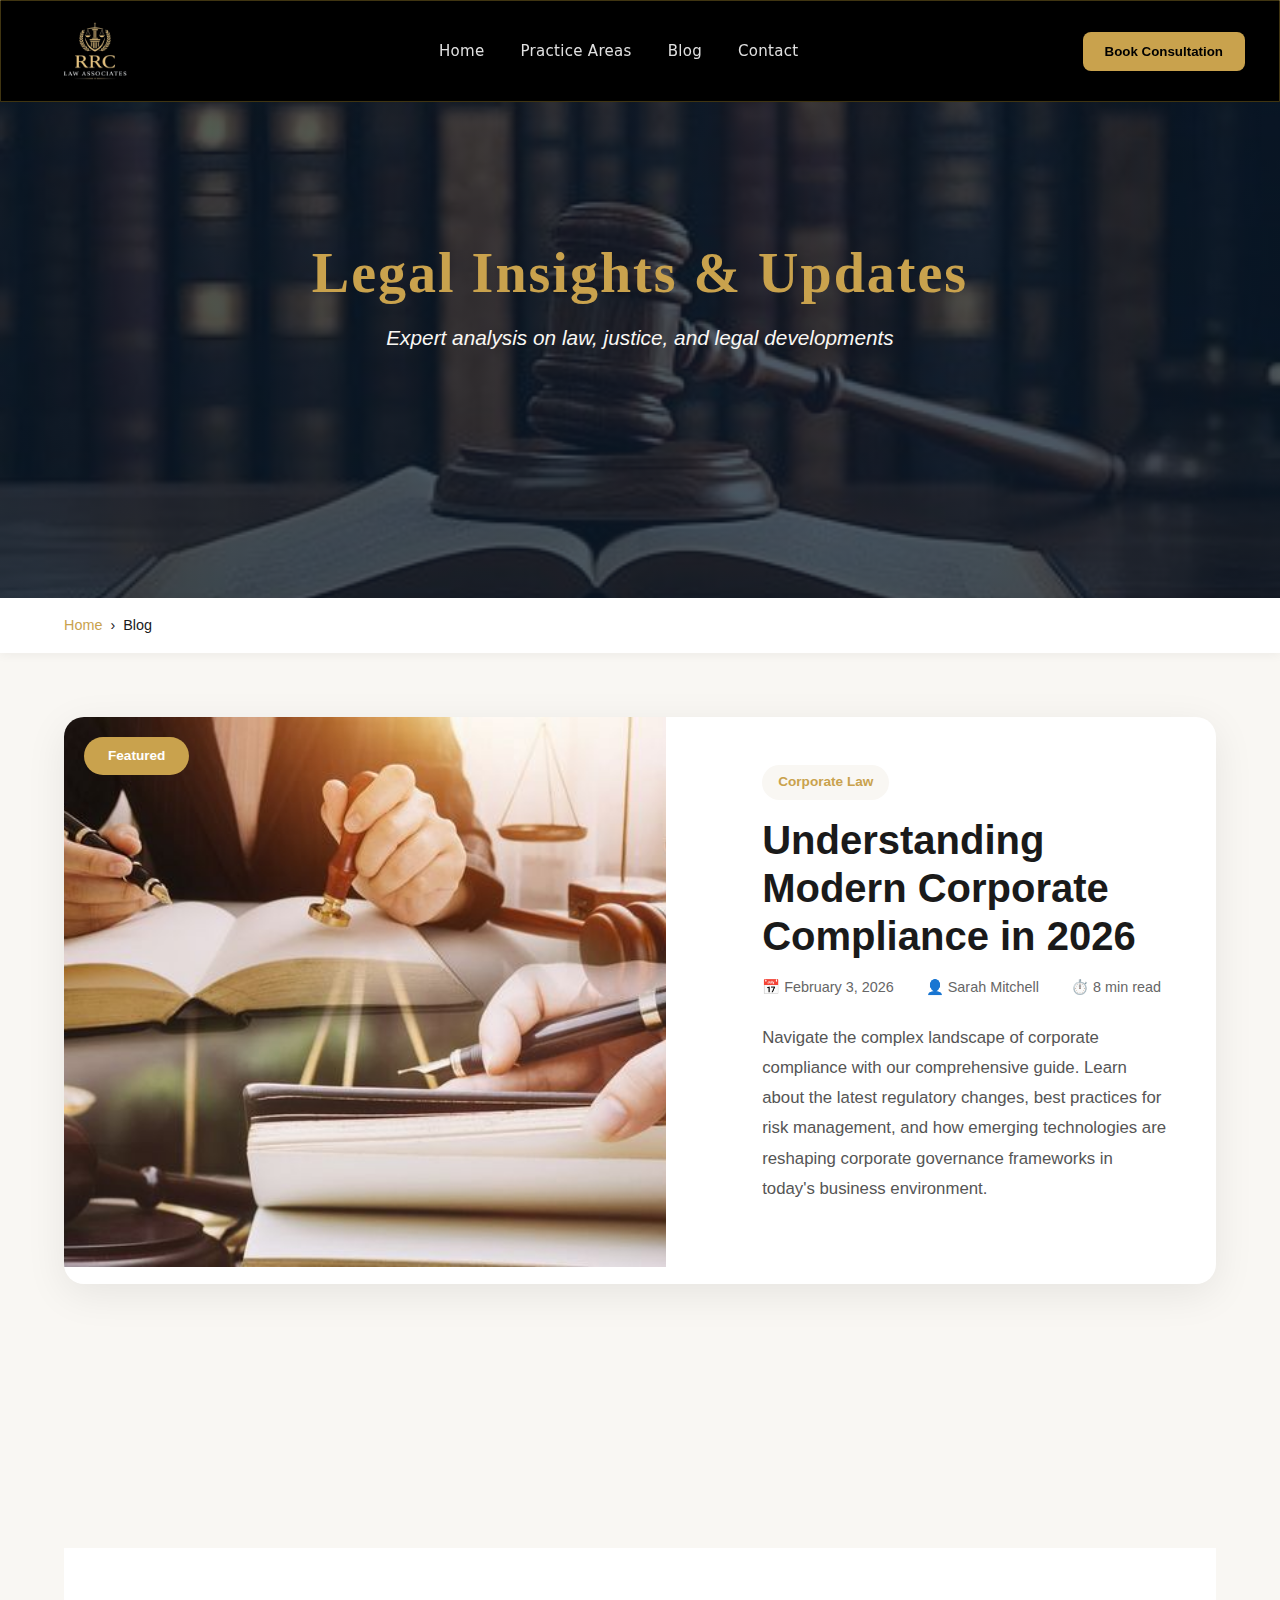
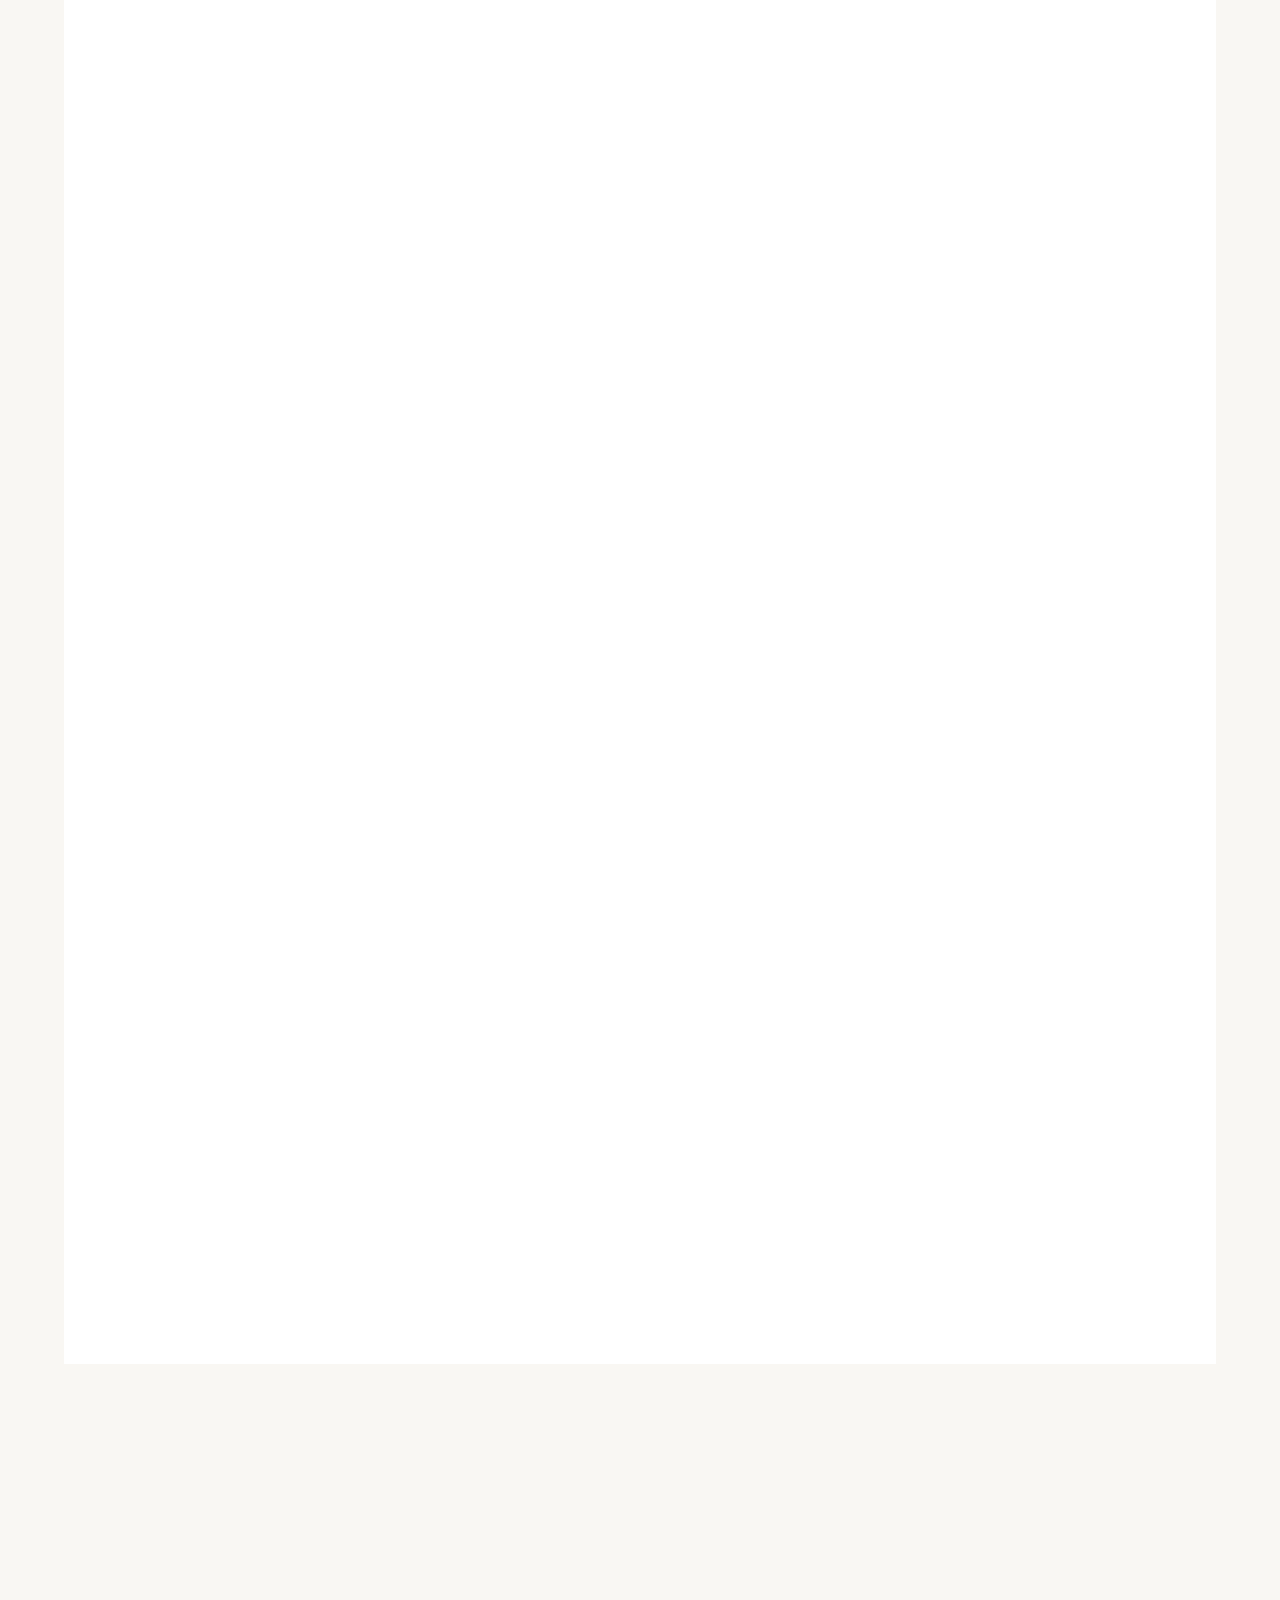
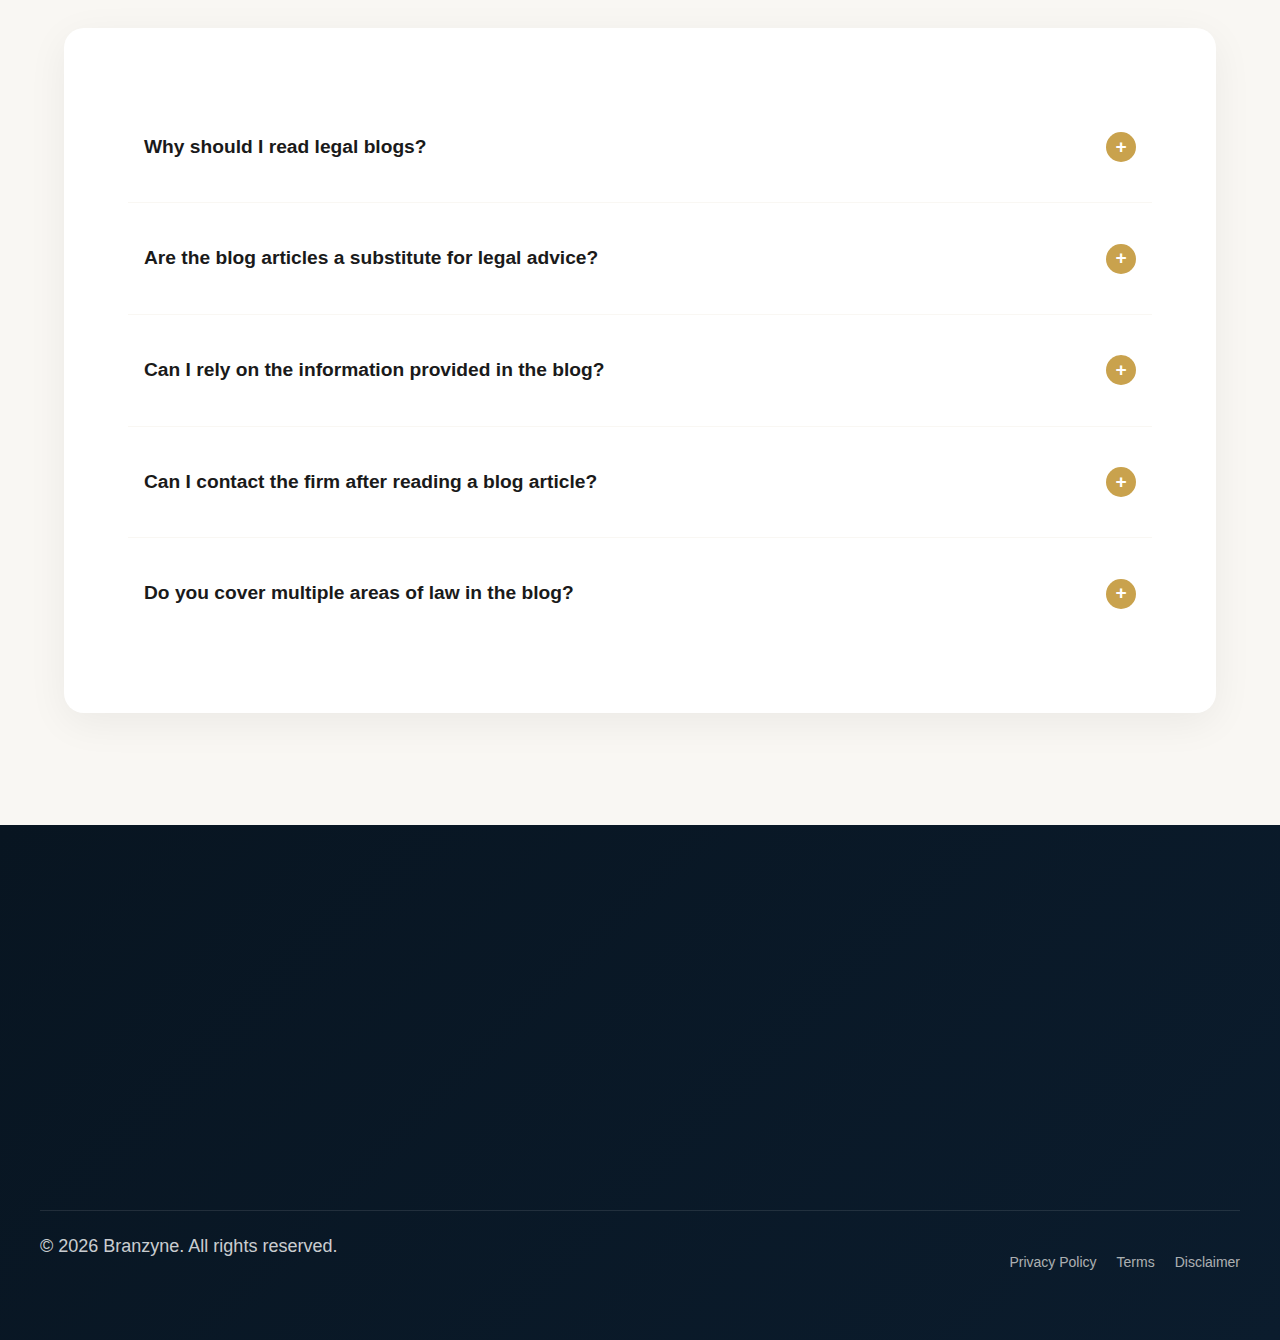
<file: lawfirm-blog.html>
<!DOCTYPE html>
<html lang="en">
<head>
    <meta charset="UTF-8">
    <meta name="viewport" content="width=device-width, initial-scale=1.0">
    <title>Legal Insights - Law Firm Blog</title>
    <link rel="stylesheet" href="style.css">
    <style>
        * {
            margin: 0;
            padding: 0;
            box-sizing: border-box;
        }

        :root {
            --gold: #c9a24d;
            --cream: #f9f7f3;
            --dark: #1a1a1a;
            --white: #ffffff;
            --light-gold: #d4b366;
        }

        body {
            font-family: Arial, sans-serif;
            background-color: var(--cream);
            color: var(--dark);
            line-height: 1.6;
            overflow-x: hidden;
        }

        /* Hero Section with Parallax */
        .hero {
            height: 70vh;
            background: linear-gradient(135deg, var(--dark) 0%, #2d2d2d 100%);
            position: relative;
            overflow: hidden;
            display: flex;
            align-items: center;
            justify-content: center;
        }

        .hero::before {
            content: '';
            position: absolute;
            top: 0;
            left: 0;
            right: 0;
            bottom: 0;
            background: url('data:image/svg+xml,<svg xmlns="http://www.w3.org/2000/svg" viewBox="0 0 1200 600"><rect fill="%231a1a1a" width="1200" height="600"/><g fill-opacity="0.05"><circle fill="%23c9a24d" cx="200" cy="100" r="150"/><circle fill="%23c9a24d" cx="800" cy="400" r="200"/><circle fill="%23c9a24d" cx="1000" cy="150" r="120"/></g></svg>') center/cover;
            animation: parallaxBg 20s ease-in-out infinite;
        }

        @keyframes parallaxBg {
            0%, 100% { transform: translateY(0); }
            50% { transform: translateY(-20px); }
        }

         .header-content {
                position: relative;
                width: 100%;
                margin-top: 3rem;
                height: 550px;
                display: flex;
                align-items: center;
  justify-content: center;
  background: linear-gradient(
      rgba(11, 28, 45, 0.70),
      rgba(11, 28, 45, 0.75)
    ),
    url('assets/images/blog.jpeg');
  background-size: cover;
  background-position: center;
  background-repeat: no-repeat;
  box-shadow: 0 4px 20px rgba(0, 0, 0, 0.1);
}

.header-text {
  text-align: center;
  max-width: 900px;
  padding: 0 20px;
  color: white;
}

.header-text h1 {
  color: var(--gold);
  font-size: clamp(2rem, 6vw, 3.5rem);
  font-weight: 800;
  margin-bottom: 1rem;
  letter-spacing: 2px;
  animation: fadeInDown 1s ease;
}

.header-text p {
  color: var(--cream);
  font-size: clamp(1rem, 2.5vw, 1.3rem);
  font-style: italic;
  animation: fadeInUp 1s ease 0.2s backwards;
}

        @keyframes fadeInUp {
            from {
                opacity: 0;
                transform: translateY(30px);
            }
            to {
                opacity: 1;
                transform: translateY(0);
            }
        }
/* Mobile Devices */
@media (max-width: 768px) {
  .header-content {
    height: 700px;
    margin-top: 4rem;
    background: linear-gradient(
        rgba(11, 28, 45, 0.78),
        rgba(11, 28, 45, 0.85)
      ),
      url('assets/images/blog.jpeg');
    background-size: cover;
    background-position: center;
    background-attachment: scroll;
  }

  .header-text {
    max-width: 600px;
    padding: 0 15px;
    margin-top: 80px;
  }

  .header-text h1 {
    font-size: clamp(1.6rem, 8vw, 2.5rem);
    letter-spacing: 1.2px;
    margin-bottom: 0.8rem;
    margin-top: 26px;
    line-height: 1.15;
  }

  .header-text p {
    font-size: clamp(0.9rem, 3.5vw, 1.1rem);
    line-height: 1.5;
    margin-top: 10px;
  }
}

/* Small Mobile Devices */
@media (max-width: 480px) {
  .header-content {
    height: 280px;
    margin-top: 60px;
    background: linear-gradient(
        rgba(11, 28, 45, 0.82),
        rgba(11, 28, 45, 0.88)
      ),
      url('assets/images/blog.jpeg');
    background-size: cover;
    background-position: center;
  }

  .header-text {
    max-width: 100%;
    padding: 0 12px;
  }

  .header-text h1 {
    font-size: clamp(1.4rem, 9vw, 2rem);
    letter-spacing: 1px;
    margin-bottom: 0.7rem;
    margin-top: 14px;
    word-spacing: 0.1rem;
  }

  .header-text p {
    font-size: clamp(0.85rem, 4vw, 1rem);
    line-height: 1.4;
    margin-top: 5px;
  }

  /* Reduce animation distance on mobile */
  @keyframes fadeInDown {
    from {
      opacity: 0;
      transform: translateY(-20px);
    }
    to {
      opacity: 1;
      transform: translateY(0);
    }
  }

  @keyframes fadeInUp {
    from {
      opacity: 0;
      transform: translateY(20px);
    }
    to {
      opacity: 1;
      transform: translateY(0);
    }
  }
}

/* Extra Small Devices */
@media (max-width: 360px) {
  .header-content {
    height: 350px;
    margin-top: 50px;
  }

  .header-text {
    padding: 0 10px;
  }

  .header-text h1 {
    font-size: clamp(1.2rem, 10vw, 1.6rem);
    letter-spacing: 0.8px;
    margin-top: 7px;
    margin-bottom: 0.6rem;
  }

  .header-text p {
    font-size: clamp(0.8rem, 4.5vw, 0.95rem);
    line-height: 1.35;
    margin-top: 3px;
  }
}

/* Landscape Orientation on Mobile */
@media (max-height: 600px) and (orientation: landscape) {
  .header-content {
    height: 250px;
    margin-top: 1rem;
  }

  .header-text {
    padding: 0 15px;
  }

  .header-text h1 {
    font-size: clamp(1.3rem, 5vw, 2rem);
    margin-bottom: 0.5rem;
  }

  .header-text p {
    font-size: clamp(0.85rem, 2.5vw, 1rem);
    line-height: 1.3;
  }
}

/* Very Small Height Devices (iPhone SE landscape, etc.) */
@media (max-height: 450px) {
  .header-content {
    height: 200px;
  }

  .header-text h1 {
    font-size: clamp(1.1rem, 4vw, 1.5rem);
    margin-bottom: 0.4rem;
  }

  .header-text p {
    font-size: clamp(0.75rem, 2vw, 0.9rem);
  }
}

        .hero h1 {
            font-size: 3.5rem;
            margin-bottom: 1rem;
            background: linear-gradient(45deg, var(--white), var(--light-gold));
            -webkit-background-clip: text;
            -webkit-text-fill-color: transparent;
            background-clip: text;
            animation: shimmer 3s infinite;
        }

        @keyframes shimmer {
            0%, 100% { background-position: 0% 50%; }
            50% { background-position: 100% 50%; }
        }

        .hero p {
            font-size: 1.3rem;
            color: var(--cream);
            animation: fadeInUp 1s ease-out 0.3s both;
        }

        /* Breadcrumb */
        .breadcrumb {
            background: var(--white);
            padding: 1rem 5%;
            box-shadow: 0 2px 10px rgba(0,0,0,0.05);
            position: sticky;
            top: 0;
            z-index: 100;
            transition: all 0.3s ease;
        }

        .breadcrumb.scrolled {
            box-shadow: 0 4px 20px rgba(0,0,0,0.1);
        }

        .breadcrumb-links {
            display: flex;
            gap: 0.5rem;
            align-items: center;
            font-size: 0.9rem;
        }

        .breadcrumb-links a {
            color: var(--gold);
            text-decoration: none;
            transition: color 0.3s ease;
        }

        .breadcrumb-links a:hover {
            color: var(--dark);
        }

        /* Main Container */
        .container {
            max-width: 1400px;
            margin: 0 auto;
            padding: 4rem 5%;
        }

        /* Featured Post */
        .featured-post {
            display: grid;
            grid-template-columns: 1.2fr 1fr;
            gap: 3rem;
            margin-bottom: 5rem;
            background: var(--white);
            border-radius: 20px;
            overflow: hidden;
            box-shadow: 0 10px 40px rgba(0,0,0,0.08);
            transform: translateY(50px);
            opacity: 0;
            transition: all 0.8s ease;
        }

        .featured-post.visible {
            transform: translateY(0);
            opacity: 1;
        }

        .featured-image {
            position: relative;
            overflow: hidden;
            height: 550px;
        }

        .featured-image img {
            width: 100%;
            height: 100%;
            object-fit: cover;
            transition: transform 0.6s ease;
        }

        .featured-post:hover .featured-image img {
            transform: scale(1.1);
        }

        .featured-badge {
            position: absolute;
            top: 20px;
            left: 20px;
            background: var(--gold);
            color: var(--white);
            padding: 0.5rem 1.5rem;
            border-radius: 30px;
            font-weight: 600;
            font-size: 0.85rem;
            animation: pulse 2s infinite;
        }

        @keyframes pulse {
            0%, 100% { transform: scale(1); }
            50% { transform: scale(1.05); }
        }

        .featured-content {
            padding: 3rem;
            display: flex;
            flex-direction: column;
            justify-content: center;
        }

        .category-tag {
            display: inline-block;
            background: var(--cream);
            color: var(--gold);
            padding: 0.4rem 1rem;
            border-radius: 20px;
            font-size: 0.85rem;
            font-weight: 600;
            margin-bottom: 1rem;
            width: fit-content;
        }

        .featured-content h2 {
            font-size: 2.5rem;
            margin-bottom: 1rem;
            color: var(--dark);
            line-height: 1.2;
        }

        .meta-info {
            display: flex;
            gap: 2rem;
            margin-bottom: 1.5rem;
            color: #666;
            font-size: 0.9rem;
        }

        .meta-info span {
            display: flex;
            align-items: center;
            gap: 0.5rem;
        }

        .featured-excerpt {
            color: #555;
            margin-bottom: 2rem;
            font-size: 1.05rem;
            line-height: 1.8;
        }

        .read-more {
            display: inline-flex;
            align-items: center;
            gap: 0.5rem;
            background: var(--gold);
            color: var(--white);
            padding: 1rem 2rem;
            text-decoration: none;
            border-radius: 50px;
            font-weight: 600;
            transition: all 0.3s ease;
            width: fit-content;
        }

        .read-more:hover {
            background: var(--dark);
            transform: translateX(5px);
            box-shadow: 0 5px 20px rgba(201, 162, 77, 0.4);
        }

        /* Blog Grid */
        .section-title {
            text-align: center;
            margin-bottom: 3rem;
        }

        .section-title h2 {
            font-size: 2.5rem;
            color: var(--dark);
            margin-bottom: 0.5rem;
            position: relative;
            display: inline-block;
        }

        .section-title p{
            color: #2d2d2d;
            margin: 0 auto;
        }
        .blog-grid {
            display: grid;
            grid-template-columns: repeat(auto-fill, minmax(350px, 1fr));
            gap: 2.5rem;
            margin-bottom: 5rem;
        }

        .blog-card {
            background: var(--white);
            border-radius: 15px;
            overflow: hidden;
            box-shadow: 0 5px 20px rgba(0,0,0,0.06);
            transition: all 0.4s ease;
            cursor: pointer;
            transform: translateY(20px);
            opacity: 0;
        }

        .blog-card.visible {
            transform: translateY(0);
            opacity: 1;
        }

        .blog-card:hover {
            transform: translateY(-10px);
            box-shadow: 0 15px 40px rgba(0,0,0,0.12);
        }

        .blog-card-image {
            height: 250px;
            overflow: hidden;
            position: relative;
        }

        .blog-card-image img {
            width: 100%;
            height: 100%;
            object-fit: cover;
            transition: transform 0.5s ease;
        }

        .blog-card:hover .blog-card-image img {
            transform: scale(1.15) rotate(2deg);
        }

        .blog-card-content {
            padding: 1.8rem;
        }

        .blog-card-content a {
            font-size: 1.4rem;
            margin-bottom: 1rem;
            color: var(--dark);
            line-height: 1.4;
            transition: color 0.3s ease;
            text-decoration: none; 
        }

        .blog-card:hover a {
            color: var(--gold);
        }

        .blog-card-excerpt {
            color: #666;
            margin-bottom: 1.5rem;
            line-height: 1.6;
        }

        .blog-card-footer {
            display: flex;
            justify-content: space-between;
            align-items: center;
            padding-top: 1rem;
            border-top: 1px solid var(--cream);
        }

        .author-info {
            display: flex;
            align-items: center;
            gap: 0.7rem;
        }

        .author-avatar {
            width: 35px;
            height: 35px;
            border-radius: 50%;
            background: var(--gold);
            color: var(--white);
            display: flex;
            align-items: center;
            justify-content: center;
            font-weight: 600;
        }

        .read-time {
            color: #999;
            font-size: 0.85rem;
        }

        /* FAQ Section */
        .faq-section {
            background: var(--white);
            padding: 4rem;
            border-radius: 20px;
            margin-bottom: 3rem;
            box-shadow: 0 10px 40px rgba(0,0,0,0.06);
        }

        .faq-item {
            border-bottom: 1px solid var(--cream);
            padding: 1.5rem 0;
            transition: all 0.3s ease;
        }

        .faq-item:last-child {
            border-bottom: none;
        }

        .faq-question {
            display: flex;
            justify-content: space-between;
            align-items: center;
            cursor: pointer;
            font-size: 1.2rem;
            font-weight: 600;
            color: var(--dark);
            padding: 1rem;
            border-radius: 10px;
            transition: all 0.3s ease;
        }

        .faq-question:hover {
            background: var(--cream);
            color: var(--gold);
        }

        .faq-icon {
            width: 30px;
            height: 30px;
            background: var(--gold);
            color: var(--white);
            border-radius: 50%;
            display: flex;
            align-items: center;
            justify-content: center;
            transition: transform 0.3s ease;
            font-size: 1.2rem;
        }

        .faq-item.active .faq-icon {
            transform: rotate(45deg);
            background: var(--dark);
        }

        .faq-answer {
            max-height: 0;
            overflow: hidden;
            transition: max-height 0.4s ease, padding 0.4s ease;
            padding: 0 1rem;
        }

        .faq-item.active .faq-answer {
            max-height: 500px;
            padding: 1.5rem 1rem;
        }

        .faq-answer p {
            color: #555;
            line-height: 1.8;
            font-size: 1.05rem;
        }

        /* Newsletter Section */
        .newsletter {
            background: linear-gradient(135deg, var(--gold) 0%, var(--light-gold) 100%);
            padding: 4rem;
            border-radius: 20px;
            text-align: center;
            color: var(--white);
            position: relative;
            overflow: hidden;
        }

        .newsletter::before {
            content: '';
            position: absolute;
            top: -50%;
            right: -50%;
            width: 200%;
            height: 200%;
            background: radial-gradient(circle, rgba(255,255,255,0.1) 0%, transparent 70%);
            animation: rotate 20s linear infinite;
        }

        @keyframes rotate {
            from { transform: rotate(0deg); }
            to { transform: rotate(360deg); }
        }

        .newsletter-content {
            position: relative;
            z-index: 2;
        }

        .newsletter h2 {
            font-size: 2.5rem;
            margin-bottom: 1rem;
        }

        .newsletter p {
            font-size: 1.1rem;
            margin-bottom: 2rem;
            opacity: 0.95;
        }

        .newsletter-form {
            display: flex;
            gap: 1rem;
            max-width: 600px;
            margin: 0 auto;
        }

        .newsletter-form input {
            flex: 1;
            padding: 1.2rem 1.5rem;
            border: none;
            border-radius: 50px;
            font-size: 1rem;
            outline: none;
        }

        .newsletter-form button {
            padding: 1.2rem 2.5rem;
            background: var(--dark);
            color: var(--white);
            border: none;
            border-radius: 50px;
            font-weight: 600;
            cursor: pointer;
            transition: all 0.3s ease;
        }

        .newsletter-form button:hover {
            background: var(--white);
            color: var(--gold);
            transform: scale(1.05);
        }

        /* Scroll to Top Button */
        .scroll-top {
            position: fixed;
            bottom: 30px;
            right: 30px;
            width: 50px;
            height: 50px;
            background: var(--gold);
            color: var(--white);
            border-radius: 50%;
            display: flex;
            align-items: center;
            justify-content: center;
            cursor: pointer;
            opacity: 0;
            visibility: hidden;
            transition: all 0.3s ease;
            z-index: 1000;
        }

        .scroll-top.visible {
            opacity: 1;
            visibility: visible;
        }

        .scroll-top:hover {
            background: var(--dark);
            transform: translateY(-5px);
        }

        /* Loading Animation */
        .loading-spinner {
            width: 50px;
            height: 50px;
            border: 4px solid var(--cream);
            border-top: 4px solid var(--gold);
            border-radius: 50%;
            animation: spin 1s linear infinite;
            margin: 3rem auto;
        }

        @keyframes spin {
            to { transform: rotate(360deg); }
        }

        /* Responsive Design */
        @media (max-width: 968px) {
            .hero h1 {
                font-size: 2.5rem;
            }

            .featured-post {
                grid-template-columns: 1fr;
            }

            .featured-image {
                height: 350px;
            }

            .blog-grid {
                grid-template-columns: repeat(auto-fill, minmax(280px, 1fr));
                gap: 2rem;
            }

            .newsletter-form {
                flex-direction: column;
            }

            .section-title h2 {
                font-size: 2rem;
            }

            .faq-section {
                padding: 2rem;
            }
        }

        @media (max-width: 480px) {
            .container {
                padding: 2rem 4%;
            }

            .hero h1 {
                font-size: 2rem;
            }
            
            .hero p {
                font-size: 1rem;
            }

            .featured-content h2 {
                font-size: 1.8rem;
            }

            .blog-grid {
                grid-template-columns: 1fr;
            }
        }
    </style>
</head>

<script>
document.addEventListener('DOMContentLoaded', function() {
  
  const menuToggle = document.querySelector('.menu-toggle');
  const mobileMenu = document.querySelector('.mobile-menu');
  const header = document.querySelector('.header');
  
  // Toggle mobile menu
  menuToggle.addEventListener('click', function(e) {
    e.stopPropagation(); // Prevent document click from firing
    mobileMenu.classList.toggle('open');
    
    // Change icon
    if (mobileMenu.classList.contains('open')) {
      menuToggle.innerHTML = '✕';
      menuToggle.style.fontSize = '28px';
    } else {
      menuToggle.innerHTML = '☰';
      menuToggle.style.fontSize = '24px';
    }
  });
  
  // Handle all navigation buttons (Desktop + Mobile)
  const allNavButtons = document.querySelectorAll('[data-link], .mobile-menu button');
  
  allNavButtons.forEach(button => {
    button.addEventListener('click', function() {
      let link;
      
      // Get link from data-link attribute or button text
      if (this.hasAttribute('data-link')) {
        link = this.getAttribute('data-link');
      } else {
        // Map mobile menu buttons to pages
        const text = this.textContent.trim().toLowerCase();
        const linkMap = {
          'home': 'index.html',
          'practiceareas': 'practiceareas.html',
          'blog': 'lawfirm-blog.html',
          'contact': '#contact'
        };
        link = linkMap[text] || '#';
      }
      
      // Close mobile menu if open
      if (mobileMenu.classList.contains('open')) {
        mobileMenu.classList.remove('open');
        menuToggle.innerHTML = '☰';
        menuToggle.style.fontSize = '24px';
      }
      
      // Navigate
      if (link.startsWith('#')) {
        // Smooth scroll to section on same page
        const target = document.querySelector(link);
        if (target) {
          target.scrollIntoView({ 
            behavior: 'smooth',
            block: 'start'
          });
        }
      } else {
        // Navigate to different page
        window.location.href = link;
      }
    });
  });
  
  // Book Consultation button
  const bookBtn = document.querySelector('.btn-gold');
  if (bookBtn) {
    bookBtn.addEventListener('click', function() {
      const contactSection = document.querySelector('#contact');
      if (contactSection) {
        contactSection.scrollIntoView({ 
          behavior: 'smooth',
          block: 'start'
        });
      } else {
        // If contact section doesn't exist, go to contact page
        window.location.href = 'contact.html';
      }
    });
  }
  
  // Close mobile menu when clicking outside
  document.addEventListener('click', function(event) {
    if (!header.contains(event.target) && mobileMenu.classList.contains('open')) {
      mobileMenu.classList.remove('open');
      menuToggle.innerHTML = '☰';
      menuToggle.style.fontSize = '24px';
    }
  });
  
  // Prevent clicks inside menu from closing it
  mobileMenu.addEventListener('click', function(e) {
    e.stopPropagation();
  });
  
  // Header scroll effect
  window.addEventListener('scroll', function() {
    if (window.scrollY > 50) {
      header.classList.add('scrolled');
    } else {
      header.classList.remove('scrolled');
    }
  });
  
  // Close mobile menu on window resize to desktop
  window.addEventListener('resize', function() {
    if (window.innerWidth > 968 && mobileMenu.classList.contains('open')) {
      mobileMenu.classList.remove('open');
      menuToggle.innerHTML = '☰';
      menuToggle.style.fontSize = '24px';
    }
  });
  
});
</script>
<body>
    <header class="header">
  <nav class="nav-bar">
    <div class="logo-icon">
      <a href="index.html">
        <img src="assets/images/law3.png" alt="Logo" class="logo-img">
      </a>
    </div>

    <!-- Desktop Navigation -->
    <div class="desktop-nav">
      <button type="button" data-link="index.html">Home</button>
      <button type="button" data-link="practiceareas.html">Practice Areas</button>
      <button type="button" data-link="lawfirm-blog.html">Blog</button>
      <button type="button" data-link="index.html#contact">Contact</button>
    </div>

    <!-- CTA Section -->
    <div class="cta">
      <button class="btn-gold" data-link="index.html#contact">Book Consultation</button>
      
      <!-- Mobile Toggle Button -->
      <button class="menu-toggle">☰</button>
    </div>
  </nav>
  <!-- Mobile Menu -->
  <div class="mobile-menu">
    <button type="button" data-link="index.html">Home</button>
    <button type="button" data-link="practiceareas.html">Practice Areas</button>
    <button type="button" data-link="lawfirm-blog.html">Blog</button>
    <button type="button" data-link="index.html#contact">Contact</button>
  </div>
</header>
    <!-- Hero Section -->
     <div class="header-content">
        <div class="header-text">
            <h1>Legal Insights & Updates</h1>
            <p>Expert analysis on law, justice, and legal developments</p>
        </div>
     </div>
       
        <!-- <div class="header-content">
            <h1>Legal Insights & Updates</h1>
            <p>Expert analysis on law, justice, and legal developments</p>
        </div> -->
    <!-- Breadcrumb -->
    <div class="breadcrumb">
        <div class="breadcrumb-links">
            <a href="index.html">Home</a>
            <span>›</span>
            <span>Blog</span>
        </div>
    </div>
    <!-- Main Container -->
    <div class="container">
        <!-- Featured Post -->
        <div class="featured-post">
            <div class="featured-image">
                <img src="assets/images/corporatelaw.jpeg" alt="Featured Post">
                <div class="featured-badge">Featured</div>
            </div>
            <div class="featured-content">
                <span class="category-tag">Corporate Law</span>
                <h2>Understanding Modern Corporate Compliance in 2026</h2>
                <div class="meta-info">
                    <span>📅 February 3, 2026</span>
                    <span>👤 Sarah Mitchell</span>
                    <span>⏱️ 8 min read</span>
                </div>
                <p class="featured-excerpt">
                    Navigate the complex landscape of corporate compliance with our comprehensive guide. Learn about the latest regulatory changes, best practices for risk management, and how emerging technologies are reshaping corporate governance frameworks in today's business environment.
                </p>
            </div>
        </div>
        <!-- Blog Grid Section -->
        <div class="section-title">
            <h2>Latest Articles</h2>
            <p>Stay informed with our expert legal insights</p>
        </div>
        <div class="blog-grid" id="blogGrid">
            <!-- Blog Card 1 -->
            <div class="blog-card">
                <div class="blog-card-image">
                    <img src="assets/images/iplaw.jpeg" alt="Blog Post">
                </div>
                <div class="blog-card-content">
                    <span class="category-tag">IP Law</span>
                             <h3>
                                 <a href="https://blog.ipleaders.in/all-about-intellectual-property-rights-ipr/">Patent Protection Strategies for Tech Startups</a>
                             </h3>
            
                    <p class="blog-card-excerpt">
                        Discover essential patent protection strategies that every tech startup should implement to safeguard their innovations and maintain competitive advantages.
                    </p>
                    <div class="blog-card-footer">
                        <div class="author-info">
                            <div class="author-avatar">JD</div>
                            <span>John Davis</span>
                        </div>
                        <span class="read-time">5 min</span>
                    </div>
                </div>
            </div>
            <!-- Blog Card 2 -->
            <div class="blog-card">
                <div class="blog-card-image">
                    <img src="assets/images/el.jpeg" alt="Blog Post">
                </div>
                <div class="blog-card-content">
                    <span class="category-tag">Employment</span>
                             <h3>
                                 <a href="https://saralpaypack.com/blogs/labour-law-in-tamil-nadu/">Protecting employee rights. Promoting fair workplaces.</a>
                             </h3>
                    <p class="blog-card-excerpt">
                        Explore the legal framework surrounding remote work policies, including compliance requirements, employee rights, and best practices for employers.
                    </p>
                    <div class="blog-card-footer">
                        <div class="author-info">
                            <div class="author-avatar">ER</div>
                            <span>Emma Roberts</span>
                        </div>
                        <span class="read-time">6 min</span>
                    </div>
                </div>
            </div>
            <!-- Blog Card 3 -->
            <div class="blog-card">
                <div class="blog-card-image">
                    <img src="assets/images/property.jpeg" alt="Blog Post">
                </div>
                <div class="blog-card-content">
                    <span class="category-tag">Property</span>
                    
                        <h3>
                            <a href="https://blog.ipleaders.in/concept-of-property/">A Legal Right Over Property Is Stronger Than Physical Control.</a>
                        </h3>
                    <p class="blog-card-excerpt">
                        Master the art of commercial lease negotiations with insights on key terms, common pitfalls, and strategies for securing favorable agreements.
                    </p>
                    <div class="blog-card-footer">
                        <div class="author-info">
                            <div class="author-avatar">MW</div>
                            <span>Michael Wong</span>
                        </div>
                        <span class="read-time">7 min</span>
                    </div>
                </div>
            </div>

            <!-- Blog Card 4 -->
            <div class="blog-card">
                <div class="blog-card-image">
                    <img src="assets/images/familylaw.jpeg" alt="Blog Post">
                </div>
                <div class="blog-card-content">
                    <span class="category-tag">Family</span>
                     <h3>
                            <a href="https://blog.ipleaders.in/must-know-family-law-summary/">Family Law Protects Relationships, Rights, and Responsibilities.</a>
                        </h3>
                    <p class="blog-card-excerpt">
                        Stay compliant with comprehensive GDPR guidelines, understanding data protection obligations, and implementing effective privacy measures.
                    </p>
                    <div class="blog-card-footer">
                        <div class="author-info">
                            <div class="author-avatar">LC</div>
                            <span>Lisa Chen</span>
                        </div>
                        <span class="read-time">9 min</span>
                    </div>
                </div>
            </div>

            <!-- Blog Card 5 -->
            <div class="blog-card">
                <div class="blog-card-image">
                    <img src="assets/images/contract.jpeg" alt="Blog Post">
                </div>
                <div class="blog-card-content">
                    <span class="category-tag">Contracts</span>
                        <h3>
                            <a href="https://blog.ipleaders.in/law-of-contracts-notes/">Contracts: Enforceability and Best Practices</a>
                        </h3>
                    <p class="blog-card-excerpt">
                        Understand the legal validity of digital contracts, e-signatures, and smart contracts in modern business transactions and litigation.
                    </p>
                    <div class="blog-card-footer">
                        <div class="author-info">
                            <div class="author-avatar">RK</div>
                            <span>Robert King</span>
                        </div>
                        <span class="read-time">6 min</span>
                    </div>
                </div>
            </div>

            <!-- Blog Card 6 -->
            <div class="blog-card">
                <div class="blog-card-image">
                    <img src="assets/images/business.jpeg" alt="Blog Post">
                </div>
                <div class="blog-card-content">
                    <span class="category-tag">Business</span>
                         <h3>
                            <a href="https://blog.ipleaders.in/functions-of-business-law-an-insight/">Mergers & Acquisitions: Legal Due Diligence</a>
                        </h3>
                    <p class="blog-card-excerpt">
                        Navigate the complex M&A landscape with expert guidance on legal due diligence, regulatory compliance, and risk mitigation strategies.
                    </p>
                    <div class="blog-card-footer">
                        <div class="author-info">
                            <div class="author-avatar">AP</div>
                            <span>Amy Peterson</span>
                        </div>
                        <span class="read-time">10 min</span>
                    </div>
                </div>
            </div>
        </div>
        <!-- FAQ Section -->
        <div class="section-title">
            <h2>Frequently Asked Questions</h2>
            <p>Find answers to common legal questions</p>
        </div>

        <div class="faq-section">
            <div class="faq-item">
                <div class="faq-question">
                    <span>Why should I read legal blogs?</span>
                    <div class="faq-icon">+</div>
                </div>
                <div class="faq-answer">
                    <p>Legal blogs help you understand your rights, recent legal updates, and common legal issues in simple terms, allowing you to make informed decisions.</p>
                </div>
            </div>

            <div class="faq-item">
                <div class="faq-question">
                    <span>Are the blog articles a substitute for legal advice?</span>
                    <div class="faq-icon">+</div>
                </div>
                <div class="faq-answer">
                    <p>No. The content published on this blog is for general information and awareness only and should not be considered a substitute for professional legal advice.</p>
                </div>
            </div>

            <div class="faq-item">
                <div class="faq-question">
                    <span>Can I rely on the information provided in the blog?</span>
                    <div class="faq-icon">+</div>
                </div>
                <div class="faq-answer">
                    <p>We strive to ensure accuracy and relevance; however, laws may change over time. Readers are advised to consult a qualified lawyer for case-specific guidance.</p>
                </div>
            </div>

            <div class="faq-item">
                <div class="faq-question">
                    <span>Can I contact the firm after reading a blog article?</span>
                    <div class="faq-icon">+</div>
                </div>
                <div class="faq-answer">
                    <p>Yes. If a blog topic relates to your legal concern, you may contact us for professional consultation and tailored legal advice.</p>
                </div>
            </div>

            <div class="faq-item">
                <div class="faq-question">
                    <span>Do you cover multiple areas of law in the blog?</span>
                    <div class="faq-icon">+</div>
                </div>
                <div class="faq-answer">
                    <p>Yes. We offer legal advice, documentation, and dispute resolution to help clients avoid unnecessary litigation.</p>
                </div>
            </div>
        </div>
        <!-- Newsletter Section -->
    </div>

    <!-- Scroll to Top Button -->
    <div class="scroll-top" id="scrollTop">↑</div>
<footer class="footer">
  <div class="footer-contain">

    <div class="footer-grid">

      <!-- Brand -->
      <div class="footer-brand">
        <div class="logo-icon">
            <a href="index.html">
             <img src="assets/images/logo.png" alt="Law Firm Logo" class="logo-img">
             
           <div>
            <strong>RRC</strong>
            <span>Law Associates</span>
          </div>
          </div>
          </a>

        <p>
          Providing trusted legal solutions with integrity since 2008.
          Your reliable partner for all legal matters in Tamil Nadu.
        </p>

        <div class="social">
          
          
        </div>
      </div>

      <!-- Practice Areas -->
      <div>
        <h4>Practice Areas</h4>
        <ul>
          <li><a href="practiceareas.html">Civil Litigation</a></li>
          <li><a href="practiceareas.html">Family Law</a></li>
          <li><a href="practiceareas.html">Corporate Law</a></li>
          <li><a href="practiceareas.html">Criminal Defense</a></li>
          <li><a href="practiceareas.html">Property Law</a></li>
        </ul>
      </div>

      <!-- Quick Links -->
      <div>
        <h4>Quick Links</h4>
        <ul>
          <li><a href="index.html">Home</a></li>
          <li><a href="practiceareas.html">Practice Areas</a></li>
          <li><a href="lawfirm-blog.html">Blog</a></li>
          <li><a href="#contact">Contact</a></li>
        </ul>
      </div>

      <!-- Contact -->
      <div>
        <h4>Contact Us</h4>
        <ul class="contact">
          <li>
            <span>Address</span>
            123 Justice Avenue,<br>
            Chennai, Tamil Nadu 600001
          </li>
          <li>
            <span>Phone</span>
            <a href="tel:+919876543210">+91 98765 43210</a>
          </li>
          <li>
            <span>Email</span>
            <a href="mailto:contact@advocatelawfirm.com">
              contact@advocatelawfirm.com
            </a>
          </li>
        </ul>
      </div>

    </div>

    <!-- Bottom -->
    <div class="footer-bottom">
      <p>© <span id="year">2026</span> Branzyne. All rights reserved.</p>
      <div class="legal">
        <a href="#">Privacy Policy</a>
        <a href="#">Terms</a>
        <a href="#">Disclaimer</a>
      </div>
    </div>

  </div>
</footer>
    <script>
        // Intersection Observer for scroll animations
        const observerOptions = {
            threshold: 0.1,
            rootMargin: '0px 0px -50px 0px'
        };

        const observer = new IntersectionObserver((entries) => {
            entries.forEach(entry => {
                if (entry.isIntersecting) {
                    entry.target.classList.add('visible');
                }
            });
        }, observerOptions);

        // Observe all blog cards and featured post
        document.querySelectorAll('.blog-card, .featured-post').forEach(card => {
            observer.observe(card);
        });

        // FAQ Accordion
        document.querySelectorAll('.faq-question').forEach(question => {
            question.addEventListener('click', () => {
                const faqItem = question.parentElement;
                const isActive = faqItem.classList.contains('active');
                
                // Close all FAQ items
                document.querySelectorAll('.faq-item').forEach(item => {
                    item.classList.remove('active');
                });
                
                // Open clicked item if it wasn't active
                if (!isActive) {
                    faqItem.classList.add('active');
                }
            });
        });

        // Scroll to Top functionality
        const scrollTopBtn = document.getElementById('scrollTop');
        
        window.addEventListener('scroll', () => {
            if (window.pageYOffset > 300) {
                scrollTopBtn.classList.add('visible');
            } else {
                scrollTopBtn.classList.remove('visible');
            }

            // Sticky breadcrumb shadow
            const breadcrumb = document.querySelector('.breadcrumb');
            if (window.pageYOffset > 100) {
                breadcrumb.classList.add('scrolled');
            } else {
                breadcrumb.classList.remove('scrolled');
            }
        });

        scrollTopBtn.addEventListener('click', () => {
            window.scrollTo({
                top: 0,
                behavior: 'smooth'
            });
        });

        // Newsletter form submission
        document.getElementById('newsletterForm').addEventListener('submit', (e) => {
            e.preventDefault();
            const email = e.target.querySelector('input').value;
            
            // Simulate submission
            const button = e.target.querySelector('button');
            const originalText = button.textContent;
            button.textContent = 'Subscribing...';
            button.disabled = true;
            
            setTimeout(() => {
                button.textContent = '✓ Subscribed!';
                setTimeout(() => {
                    button.textContent = originalText;
                    button.disabled = false;
                    e.target.reset();
                }, 2000);
            }, 1500);
        });

        // Add stagger animation to blog cards
        const blogCards = document.querySelectorAll('.blog-card');
        blogCards.forEach((card, index) => {
            card.style.transitionDelay = `${index * 0.1}s`;
        });

        // Smooth scroll for anchor links
        document.querySelectorAll('a[href^="#"]').forEach(anchor => {
            anchor.addEventListener('click', function (e) {
                e.preventDefault();
                const target = document.querySelector(this.getAttribute('href'));
                if (target) {
                    target.scrollIntoView({
                        behavior: 'smooth',
                        block: 'start'
                    });
                }
            });
        });

        // Add hover effect for read more buttons
        document.querySelectorAll('.read-more').forEach(button => {
            button.addEventListener('mouseenter', function() {
                this.style.transform = 'translateX(5px)';
            });
            button.addEventListener('mouseleave', function() {
                this.style.transform = 'translateX(0)';
            });
        });
    </script>
    <script>
  // Button navigation
  document.addEventListener("DOMContentLoaded", function () {
    document.querySelectorAll("button[data-link]").forEach(btn => {
      btn.addEventListener("click", function () {
        window.location.href = this.dataset.link;
      });
    });
  });

  // Mobile menu toggle
  function toggleMenu() {
    document.querySelector(".navbar").classList.toggle("active");
  }
</script>
<script>
document.addEventListener("DOMContentLoaded", function () {

  if (!('IntersectionObserver' in window)) {
    // Fallback: show everything if observer not supported
    document.querySelectorAll(
      '.section-title, .story-text, .story-image, .value-card, .team-member, .stat-item'
    ).forEach(el => el.classList.add('visible'));
    return;
  }

  const observerOptions = {
    threshold: 0.1,
    rootMargin: '0px 0px -100px 0px'
  };

  const observer = new IntersectionObserver((entries) => {
    entries.forEach(entry => {
      if (entry.isIntersecting) {
        entry.target.classList.add('visible');
        observer.unobserve(entry.target); // optional: run once
      }
    });
  }, observerOptions);

  document.querySelectorAll(
    '.section-title, .story-text, .story-image, .blog-grid, .blog-card, .blog-card-image.header-content'
  ).forEach(el => observer.observe(el));

});
</script>
</body>
</html>
</file>
<file: style.css>
:root {
  --primary: #1a1a1a;
  --gold: #c9a24d;
  --cream: #f9f7f3;
}

body {
  font-family: Arial, sans-serif;
}
html, body {
  margin: 0;
  padding: 0;
  width: 100%;
  font-family: Arial, sans-serif;
  overflow-x: hidden; /* stops horizontal shift */
}

*,
*::before,
*::after {
  box-sizing: border-box;
}

/* Header */
.header {
  background: linear-gradient(135deg, #081521, #0b1c2d);
  position: fixed;
  top: 0;
  width: 100%;
  z-index: 1000;
  transition: all 0.4s ease;
  padding: 10px 0;
}

/* .header.scrolled {
  background: rgba(11, 28, 45, 0.95);
  backdrop-filter: blur(10px);
  box-shadow: 0 8px 24px rgba(0,0,0,0.25);
  padding: 12px 0;
} */

.nav-bar {
 
  max-width: 1280px;
  margin:0 auto;
  padding: 0 14px;
  display: flex;
  align-items: center;
  justify-content: space-between;
}


/* Logo */
.name {
  display: flex;
  flex-direction: column; /* RRC on top, Law Associates below */
  align-items: flex-start;
  color: #c9a24d;
}
.law{
  font-family: 'Montserrat', sans-serif;
  font-size: 0.85rem;
  letter-spacing: 1.2px;
  text-transform: uppercase;;
}
.rrc,
.law {
  margin: 0;
  text-align: left;
}

.logo-icon a {
  display: flex;
  align-items: center;     /* vertical center */
  gap: 5px;               /* space between logo and text */
  text-decoration: none;
}

.brand-text {
  display: flex;
  align-items: flex-start;
  white-space: nowrap; 
  flex-direction: column;    /* keeps text in one line */
  gap: 4px;
}

.logo-title {
  font-size: 20px;
  font-weight: 700;
  color:var(--white);
}

.logo-subtitle {
  font-size: 11px;
  letter-spacing: 2px;
  opacity: 0.7;
}

.logo-img {
  height: 80px;   /* try 80px / 90px / 100px */
  width: 120px;
  object-fit: contain;
  display: block;
}

/* Desktop Nav */
.desktop-nav {
  display: flex;
  align-items: right;
  gap: 24px;
}

.desktop-nav button {
  background: none;
  border: none;
  font-family: "Inter", system-ui, sans-serif;
  font-size: 15px;          /* trending size */
  font-weight: 500;         /* calm & professional */
  letter-spacing: 0.3px;

  color: rgba(255, 255, 255, 0.88); /* soft white */
  cursor: pointer;

  padding: 8px 6px;
  position: relative;
  transition: color 0.25s ease;
}
.desktop-nav button::after {
  content: "";
  position: absolute;
  left: 50%;
  bottom: -20px;
  width: 60%;
  height: 2px;
  background: var(--gold);
  opacity: 0;
  transform: translateX(-50%) translateY(6px);
  transition: opacity 0.3s ease, transform 0.3s ease;
  pointer-events: none;
}

.desktop-nav button:hover::after {
  opacity: 1;
  transform: translateX(-50%) translateY(0);
}



/* CTA */
.cta {
  display: flex;
  align-items: center;
  gap: 20px;
}

.phone {
  display: flex;
  gap: 6px;
  align-items: center;
  color: var(--white);
  text-decoration: none;
  font-size: 14px;
}

.btn-gold {
  background: var(--gold);
  border: none;
  padding: 12px 22px;
  border-radius: 8px;
  font-weight: 600;
  cursor: pointer;
  transition: transform 0.2s, box-shadow 0.2s;
}

.btn-gold:hover {
  transform: translateY(-2px);
  box-shadow: 0 10px 24px rgba(212,175,55,0.4);
}

.full {
  width: 100%;
}

/* Mobile */
.menu-toggle {
  display: none;
  background: none;
  border: none;
  color: var(--white);
}

.mobile-menu {
  max-height: 0;
  overflow: hidden;
  background: white;
  transition: max-height 0.5s ease, opacity 0.4s ease;
  opacity: 0;
  border-radius: 16px;
  margin: 0 20px;
}

.mobile-menu.open {
  max-height: 400px;
  opacity: 1;
  padding: 12px;
}

.mobile-menu button {
  width: 100%;
  padding: 14px;
  border: none;
  background: none;
  font-size: 15px;
  text-align: left;
  cursor: pointer;
}

.mobile-menu button:hover {
  background: #f2f2f2;
  color: var(--gold);
}

/* Responsive */
/* Mobile Responsive Styles for Header */
@media (max-width: 968px) {
  .header {
    padding: 8px 0;
  }

  .header.scrolled {
    padding: 10px 0;
  }

  .nav-bar {
    padding: 0 20px;
  }

  .logo-img {
    height: 60px;
    width: 80px;
  }

  .logo-title {
    font-size: 18px;
  }

  .logo-subtitle {
    font-size: 10px;
    letter-spacing: 1.5px;
  }

  .desktop-nav {
    display: none;
  }

  .cta .phone {
    display: none;
  }

  .cta .btn-gold {
    padding: 10px 18px;
    font-size: 13px;
  }

  .menu-toggle {
    display: block;
    font-size: 24px;
    padding: 8px;
    cursor: pointer;
    z-index: 1001;
  }

  .mobile-menu {
    position: absolute;
    top: 100%;
    left: 0;
    right: 0;
    background: rgba(11, 28, 45, 0.98);
    backdrop-filter: blur(10px);
    margin: 0;
    border-radius: 0;
    box-shadow: 0 8px 24px rgba(0, 0, 0, 0.3);
  }

  .mobile-menu.open {
    max-height: 500px;
    padding: 20px;
  }

  .mobile-menu button {
    width: 100%;
    padding: 16px 20px;
    color: rgba(255, 255, 255, 0.9);
    font-size: 16px;
    font-weight: 500;
    text-align: left;
    border-radius: 8px;
    margin-bottom: 8px;
    transition: all 0.3s ease;
  }

  .mobile-menu button:hover {
    background: rgba(201, 162, 77, 0.15);
    color: var(--gold);
    transform: translateX(8px);
  }
}

@media (max-width: 768px) {
  .nav-bar {
    padding: 0 16px;
  }

  .logo-img {
    height: 55px;
    width: 70px;
  }

  .logo-title {
    font-size: 16px;
  }

  .logo-subtitle {
    font-size: 9px;
  }

  .rrc {
    font-size: 16px;
  }

  .law {
    font-size: 0.75rem;
    letter-spacing: 1px;
  }

  .cta {
    gap: 12px;
  }

  .cta .btn-gold {
    padding: 9px 16px;
    font-size: 12px;
    border-radius: 6px;
  }

  .menu-toggle {
    font-size: 22px;
    padding: 6px;
  }

  .mobile-menu button {
    padding: 14px 18px;
    font-size: 15px;
  }
}

@media (max-width: 480px) {
  .header {
    padding: 6px 0;
  }

  .nav-bar {
    padding: 0 12px;
  }

  .logo-img {
    height: 50px;
    width: 60px;
  }

  .logo-title {
    font-size: 14px;
  }

  .logo-subtitle {
    font-size: 8px;
    letter-spacing: 1px;
  }

  .rrc {
    font-size: 14px;
  }

  .law {
    font-size: 0.7rem;
    letter-spacing: 0.8px;
  }

  .brand-text {
    gap: 2px;
  }

  .cta {
    gap: 8px;
  }

  .cta .btn-gold {
    padding: 8px 14px;
    font-size: 11px;
  }

  .menu-toggle {
    font-size: 20px;
  }

  .mobile-menu.open {
    padding: 16px;
  }

  .mobile-menu button {
    padding: 12px 16px;
    font-size: 14px;
    margin-bottom: 6px;
  }
}

@media (max-width: 360px) {
  .nav-bar {
    padding: 0 10px;
  }

  .logo-img {
    height: 45px;
    width: 55px;
  }

  .logo-title {
    font-size: 13px;
  }

  .logo-subtitle {
    font-size: 7px;
  }

  .cta .btn-gold {
    padding: 7px 12px;
    font-size: 10px;
  }

  .mobile-menu button {
    padding: 11px 14px;
    font-size: 13px;
  }
}
/* hero section */
/* Hero */
.hero {
  min-height: 100vh;
  display: flex;
  overflow: hidden;
  color: var(--white);
  align-items: flex-end;
  padding-bottom: 5px;
}

/* Background */
.hero-bg {
  position: absolute;
  inset: 0;
}

.hero-bg img {
  width: 100%;
  height: 100%;
  object-fit: cover;
}

.overlay {
  position: absolute;
  inset: 0;
}
.overlay-x {
   background: linear-gradient(
    to right,
    rgba(11,28,45,0.96),
    rgba(11,28,45,0.55)
  );
}

.overlay-y {
  background: linear-gradient(
    to top,
    rgba(11,28,45,0.92),
    rgba(11,28,45,0.1)
  );
}
.hero-bg img {
  width: 100%;
  height: 750px;
  object-fit: cover;
  animation: heroZoom 14s ease-in-out infinite;
}

@keyframes heroZoom {
  0% {
    transform: scale(1);
  }
  50% {
    transform: scale(1.08);
  }
  100% {
    transform: scale(1);
  }
}
.img-gradient {
  position: absolute;
  inset: 0;
  background: linear-gradient(
    to right,
    rgba(11, 28, 45, 0.95),
    rgba(11, 28, 45, 0.6),
    rgba(11, 28, 45, 0.2)
  );
}
/* Mobile Responsive Styles */
@media (max-width: 768px) {
  .hero {
    min-height: 100vh;
    padding-bottom: 20px;
    align-items: center;
  }

  .hero-bg img {
    height: 80vh;
    object-position: center;
  }

  /* Adjust overlays for better mobile visibility */
  .overlay-x {
    background: linear-gradient(
      to right,
      rgba(11, 28, 45, 0.85),
      rgba(11, 28, 45, 0.75)
    );
  }

  .overlay-y {
    background: linear-gradient(
      to top,
      rgba(11, 28, 45, 0.95),
      rgba(11, 28, 45, 0.3)
    );
  }

  .img-gradient {
    background: linear-gradient(
      to bottom,
      rgba(11, 28, 45, 0.7),
      rgba(11, 28, 45, 0.85),
      rgba(11, 28, 45, 0.95)
    );
  }

  /* Reduce animation intensity on mobile */
  @keyframes heroZoom {
    0% { transform: scale(1); }
    50% { transform: scale(1.05); }
    100% { transform: scale(1); }
  }
}

/* Small mobile devices */
@media (max-width: 480px) {
  .hero {
    padding-bottom: 15px;
  }

  .hero-bg img {
    animation: heroZoom 18s ease-in-out infinite;
  }

  .overlay-y {
    background: linear-gradient(
      to top,
      rgba(11, 28, 45, 0.98),
      rgba(11, 28, 45, 0.4)
    );
  }
}


/* Content */
.hero-content {
  position: relative;
  z-index: 2;
  padding: 50px 20px 170px; 
}

.hero-inner {
  max-width: 900px;   /* Move UP (negative value) */
}

/* Badge */
.badge {
  display: inline-flex;
  align-items: center;
  gap: 10px;
  padding: 10px 18px;
  border-radius: 999px;
  background: rgba(212,175,55,0.15);
  border: 1px solid rgba(212,175,55,0.4);
  color: var(--gold);
  margin-bottom: 40px;
  font-size: 14px;
}

.pulse-dot {
  width: 8px;
  height: 8px;
  background: var(--gold);
  border-radius: 50%;
  animation: pulse 1.5s infinite;
}

/* Heading */
h1 {
  font-family: 'Times New Roman', Times, serif;
  color:whitesmoke;
  font-size: clamp(40px, 6vw, 72px);
  font-weight: 800;
  line-height: 1.1;
  margin-bottom: 24px;
}

.gold-gradient {
  font-family: Cambria, Cochin, Georgia, Times, 'Times New Roman', serif;
  background: linear-gradient(90deg, #f5d77a, #d4af37);
  -webkit-background-clip: text;
  -webkit-text-fill-color: transparent;
}

/* Paragraph */
p {
  font-size: 18px;
  line-height: 1.7;
  color: rgba(255,255,255,0.8);
  max-width: 720px;
  margin-bottom: 48px;
}

/* CTA */
.cta.fade-up.delay-4 {
  display: flex;
  flex-direction: row;
  flex-wrap: wrap;
  gap: 16px;
  margin-bottom: 64px;
}
 .law-firm-heading {
            font-family: 'Playfair Display', serif;
            font-size: 4rem;
            font-weight: 900;
            line-height: 1;
            margin-bottom: 0;
        }

        .rrc-text {
            background: linear-gradient(90deg, #f5d77a, #d4af37);
            -webkit-background-clip: text;
            -webkit-text-fill-color: transparent;
            background-clip: text;
            display: inline-block;
        }

        .law-text {
            background: linear-gradient(90deg,  #f5d77a 0%, #f5d77a 50%, #d4af37 100%);
            -webkit-background-clip: text;
            -webkit-text-fill-color: transparent;
            background-clip: text;
            display: inline-block;
        }

        /* Responsive */
        @media (max-width: 768px) {
            .law-firm-heading {
                font-size: 2.5rem;
            }
        }

        @media (max-width: 480px) {
            .law-firm-heading {
                font-size: 2rem;
            }
        }
/* ===== MOBILE RESPONSIVE ===== */
/* =============================== */

@media (max-width: 768px) {

  .hero {
    min-height: 62vh;
    text-align: center;
  }

  .overlay-x {
    background: rgba(0,0,0,0.75);
  }

  .hero-inner {
    max-width: 100%;
  }

  .hero h1 {
    font-size: 2rem;
  }

  .hero p {
    font-size: 1rem;
  }

  .cta {
    justify-content: center;
  }
}

/* ===== SMALL DEVICES ===== */
@media (max-width: 480px) {

  .hero {
    min-height: 72vh;
  }

  .hero h1 {
    font-size: 1.7rem;
  }

  .hero p {
    font-size: 0.95rem;
  }
}

.btn-primary,
.btn-outline {
  width: auto;
  padding: 24px 40px;
  font-size: 20px;
  font-weight: 700;
  border-radius: 14px;
  min-height: 60px;
  cursor: pointer;
  display: inline-flex;
  align-items: center;
  gap: 12px;
  transition: all 0.3s;
}

.btn-primary {
  background: var(--gold);
  border: none;
  color: var(--navy);
}

.btn-primary:hover {
  transform: translateY(-2px);
  box-shadow: 0 12px 28px rgba(212,175,55,0.45);
}

.btn-outline {
  background:transparent;
  border: 1px solid rgba(255,255,255,0.4);
  color: white;
}

.btn-outline:hover {
  border-color: var(--gold);
  color: var(--gold);
}

/* Scroll */
.scroll-indicator {
  position: absolute;
  bottom: 30px;
  left: 50%;
  transform: translateX(-50%);
}

.scroll-indicator button {
  background: none;
  border: none;
  color: rgba(255,255,255,0.6);
  display: flex;
  flex-direction: column;
  align-items: center;
  gap: 6px;
  cursor: pointer;
  animation: bounce 2s infinite;
}

/* Animations */
.fade-up {
  opacity: 0;
  transform: translateY(24px);
  animation: fadeUp 0.8s forwards;
}

.delay-1 { animation-delay: 0.1s; }
.delay-2 { animation-delay: 0.2s; }
.delay-3 { animation-delay: 0.3s; }
.delay-4 { animation-delay: 0.4s; }
.delay-5 { animation-delay: 0.5s; }

@keyframes fadeUp {
  to {
    opacity: 1;
    transform: translateY(0);
  }
}

@keyframes pulse {
  0% { transform: scale(1); opacity: 1; }
  50% { transform: scale(1.4); opacity: 0.6; }
  100% { transform: scale(1); opacity: 1; }
}

@keyframes bounce {
  0%, 100% { transform: translateY(0); }
  50% { transform: translateY(8px); }
}
/* about us */
/* Story Section */
  .story-section {
    padding: 50px 20px 120px;
  background-color: var(--cream);
  position: relative;
}

.section-title {
  font-size: clamp(2rem, 4vw, 3.5rem);
  color: var(--dark);
  text-align: center;
  margin-top: -10px;
  margin-bottom: 60px;
  position: relative;
  opacity: 0;
  transform: translateX(-50px);
  transition: all 0.8s ease;
}

.section-title.visible {
  opacity: 1;
  transform: translateX(0);
}

.section-title::after {
  content: '';
  display: block;
  width: 0;
  height: 4px;
  background: linear-gradient(135deg, #0f2a44, #d4af37);
  margin: 20px auto 0;
  border-radius: 2px;
  transition: width 0.8s ease;
}

.section-title.visible::after {
  width: 100px;
}

.story-content {
  max-width: 1200px;
  margin: 0 auto;
  display: grid;
  grid-template-columns: 1fr 1fr;
  gap: 60px;
  align-items: center;
}

.story-text {
  opacity: 0;
  transform: translateX(-30px);
  transition: all 0.8s ease;
}

.story-text.visible {
  opacity: 1;
  transform: translateX(0);
}

.story-text p {
  font-size: 1.1rem;
  line-height: 1.8;
  color: #333;
  margin-bottom: 1.5rem;
  text-align: justify;
}

.story-image {
  position: relative;
  opacity: 0;
  transform: translateX(30px);
  transition: all 0.8s ease;
}

.story-image.visible {
  opacity: 1;
  transform: translateX(0);
}

.story-image {
  position: relative;
  display: inline-block;
  left: 70px;   
}

.story-image img {
  position: relative;
  z-index: 2;
  width: auto;
  height: 600px;
  border-radius: 20px;
  box-shadow: 0 20px 60px rgba(0, 0, 0, 0.15);
  transition: transform 0.3s ease;
  display: block;
}
@media (max-width: 1024px) {

  .story-content {
    grid-template-columns: 1fr;
    gap: 40px;
  }

  .story-image {
    left: 0;
    text-align: center;
  }

  .story-image img {
    height: 450px;
    max-width: 100%;
  }

  .section-title {
    font-size: clamp(1.8rem, 5vw, 2.8rem);
  }
}


/* ============================= */
/* 📱 Mobile Responsive (768px and below) */
/* ============================= */
@media (max-width: 768px) {

  .story-section {
    padding: 40px 15px 60px;
  }

  .section-title {
    font-size: 1.8rem;
    margin-bottom: 40px;
  }

  .story-content {
    grid-template-columns: 1fr;
    gap: 30px;
  }

  .story-text p {
    font-size: 1rem;
    line-height: 1.7;
    text-align: left; /* better for mobile */
  }

  .story-image {
    left: 0;
  }

  .story-image img {
    height: auto;
    width: 100%;
    max-height: 400px;
  }
}


/* ============================= */
/* 📱 Small Mobile (480px and below) */
/* ============================= */
@media (max-width: 480px) {

  .section-title {
    font-size: 1.5rem;
  }

  .story-text p {
    font-size: 0.95rem;
  }

  .story-image img {
    max-height: 320px;
  }
}

/* .story-image::before {
  content: '';
  position: absolute;
  top: 20px;
  left: -35px;       
  width: 73%;
  height: 100%;
  border: 3px solid #d4af37;
  border-radius: 20px;
  z-index: 1;
  transition: all 0.3s ease;
  background: transparent;
}

.story-image:hover::before {
  top: 10px;        
}

.story-image:hover img {
  transform: scale(1.01);
} */
.feature-visual {
  position: relative;
  opacity: 0;
  transform: translateX(30px);
  transition: all 0.8s ease;
}

.feature-visual.visible {
  opacity: 1;
  transform: translateX(0);
}

.feature-visual img {
  width: 100%;
  height: auto;
  border-radius: 20px;
  box-shadow: 0 20px 60px rgba(0, 0, 0, 0.15);
  transition: transform 0.3s ease;
}

.feature-visual::before {
  content: '';
  position: absolute;
  top: 20px;
  right: 20px;
  width: 100%;
  height: 100%;
  border: 3px solid #d4af37;
  border-radius: 20px;
  z-index: -1;
  transition: all 0.3s ease;
}

.feature-visual:hover::before {
  top: 10px;
  right: 10px;
}

.feature-visual:hover img {
  transform: scale(1.02);
}
.feature-visual.visible {
  opacity: 1;
  transform: translateX(0);
}

/* Tablet (768px and below) */
@media (max-width: 768px) {
  .feature-visual {
    transform: translateX(0);
    opacity: 0;
  }

  .feature-visual.visible {
    opacity: 1;
  }

  .feature-visual img {
    border-radius: 14px;
    box-shadow: 0 10px 30px rgba(0, 0, 0, 0.12);
  }

  .feature-visual::before {
    top: 12px;
    right: 12px;
    border-radius: 14px;
  }

  .feature-visual:hover::before {
    top: 6px;
    right: 6px;
  }
}
/* Mobile (480px and below) */
@media (max-width: 480px) {
  .feature-visual {
    width: 100%;
    margin: 0 auto;
  }

  .feature-visual img {
    border-radius: 10px;
    box-shadow: 0 6px 20px rgba(0, 0, 0, 0.1);
  }

  .feature-visual::before {
    top: 8px;
    right: 8px;
    border-width: 2px;
    border-radius: 10px;
  }

  .feature-visual:hover::before {
    top: 4px;
    right: 4px;
  }

  /* Disable scale on mobile to avoid overflow issues */
  .feature-visual:hover img {
    transform: none;
  }
}

/* Small Mobile (360px and below) */
@media (max-width: 360px) {
  .feature-visual::before {
    display: none; /* Hide decorative border on very small screens */
  }

  .feature-visual img {
    border-radius: 8px;
  }
}
/* Desktop Large */
@media (min-width: 1400px) {
  .story-section {
    padding: 140px 5%;
  }

  .story-content {
    gap: 80px;
  }

  .story-text p {
    font-size: 1.15rem;
  }
}

/* Tablet responsive */
@media (max-width: 968px) {
  .story-section {
    padding: 80px 5%;
  }

  .section-title {
    margin-bottom: 50px;
  }

  .story-content {
    gap: 50px;
  }

  .story-text p {
    font-size: 1.05rem;
    line-height: 1.7;
  }
}

/* Mobile responsive */
@media (max-width: 768px) {
  .story-section {
    padding: 60px 5%;
  }

  .section-title {
    margin-bottom: 40px;
    font-size: clamp(1.8rem, 5vw, 2.5rem);
  }

  .section-title::after {
    width: 0;
  }

  .section-title.visible::after {
    width: 80px;
  }

  .story-content {
    grid-template-columns: 1fr;
    gap: 40px;
  }

  .story-image {
    order: -1; /* Image appears first on mobile */
    margin: 0 auto;
    max-width: 100%;
  }

  .story-image::before {
    top: 15px;
    right: 15px;
    border-width: 2px;
  }

  .story-image:hover::before {
    top: 8px;
    right: 8px;
  }

  .story-text {
    transform: translateX(0);
  }

  .story-text p {
    font-size: 1rem;
    line-height: 1.7;
    margin-bottom: 1.2rem;
    text-align: left; /* Left align on mobile for better readability */
  }
}

/* Small mobile responsive */
@media (max-width: 480px) {
  .story-section {
    padding: 50px 4%;
  }

  .section-title {
    margin-bottom: 35px;
    font-size: clamp(1.6rem, 6vw, 2rem);
  }

  .section-title::after {
    margin-top: 16px;
  }

  .section-title.visible::after {
    width: 60px;
    height: 3px;
  }

  .story-content {
    gap: 30px;
  }

  .story-image {
    max-width: 100%;
  }

  .story-image img {
    border-radius: 16px;
  }

  .story-image::before {
    top: 12px;
    right: 12px;
    border-radius: 16px;
  }

  .story-image:hover::before {
    top: 6px;
    right: 6px;
  }

  .story-text p {
    font-size: 0.95rem;
    line-height: 1.6;
    margin-bottom: 1rem;
  }
}
       
/* practice section */
/* Section */
.practice {
  padding: 50px 20px 120px;
}

.practice-sec {
  max-width: 1200px; 
  margin: auto;
}
.header {
  text-align: center;
  width: 100%;
  max-width: 100%;
  margin: 0 auto 80px;
  background: black;
  color: #f5f3ef;
  padding: 10px 20px;
  border-radius: 1px;
  border: 1px solid rgba(212,175,55,0.3); /* gold */
}
.eyebrow {
  color: var(--gold);
  font-size: 13px;
  letter-spacing: 3px;
  font-weight: 600;
  text-transform: uppercase;
  margin: auto;
}

.section-header h2 {
  font-family: 'Merriweather', serif;
  font-size: clamp(32px, 4vw, 48px);
  font-weight: 700;
  margin: 16px 0;
  color: #3c3819;
}

.section-header p {
  color:white;
  font-size: 18px;
  width: auto;
}

/* Grid */
.grid {
  margin: auto;
  display: grid;
  gap: 32px;
  padding: 40px 20px 20px 20px;
  grid-template-columns:repeat(3, 1fr); /* responsive */

}

/* Card */
.card {
  background: var(--card);
  font-family: Georgia, 'Times New Roman', Times, serif;
  border-radius: 18px;
  padding: 24px 20px;
  border: 1px solid rgba(0,0,0,0.06);
  box-shadow: 0 10px 30px rgba(0,0,0,0.04);
  cursor: pointer;
  position: relative;
  overflow: hidden;
  transition: all 0.4s cubic-bezier(.4,0,.2,1);
}

/* React-like group-hover effect */
.card::before {
  content: "";
  position: absolute;
  inset: 0;
  background: linear-gradient(
    120deg,
    transparent 30%,
    rgba(212,175,55,0.08),
    transparent 70%
  );
  opacity: 0;
  transition: opacity 0.4s;
}

.card:hover::before {
  opacity: 1;
}

/* Lift */
.card:hover {
  transform: translateY(-12px);
  box-shadow: 0 25px 60px rgba(0,0,0,0.12);
}

/* Icon */
.icon {
  width: 56px;
  height: 56px;
  border-radius: 14px;
  background: rgba(212,175,55,0.12);
  display: flex;
  align-items: center;
  justify-content: center;
  color: var(--gold);
  margin-bottom: 24px;
  transition: all 0.4s ease;
}

.card:hover .icon {
  background: var(--gold);
  color: var(--navy);
  transform: scale(1.1) rotate(3deg);
}

/* Title */
.card h3 {
  font-size: 22px;
  margin-bottom: 14px;
  transition: color 0.3s;
}

.card:hover h3 {
  color: var(--gold);
}

/* Text */
.card p {
  color: var(--muted);
  line-height: 1.7;
}

/* Learn more */
.learn {
  margin-top: 24px;
  display: inline-flex;
  align-items: center;
  gap: 8px;
  color: var(--gold);
  font-size: 14px;
  font-weight: 600;
  opacity: 0;
  transform: translateY(6px);
  transition: all 0.4s ease;
}

.card:hover .learn {
  opacity: 1;
  transform: translateY(0);
}

.learn span {
  transition: transform 0.3s;
}

.card:hover .learn span {
  transform: translateX(6px);
}
/* MOBILE (≤768px) */
/* ========================= */
@media (max-width: 768px) {

  .practice {
     padding: 40px 16px 70px;  
  }

  .header {
    margin-bottom: 50px;
    padding: 14px;
  }

  .section-header h2 {
    font-size: 28px;
  }

  .section-header p {
    font-size: 15px;
  }

  .grid {
    grid-template-columns: 1fr;
    gap: 22px;
    padding: 40px 0 0;
  }

  .card {
    padding: 22px 18px;
  }

  .icon {
    width: 50px;
    height: 50px;
  }

  .card h3 {
    font-size: 20px;
  }
}

/* ========================= */
/* SMALL MOBILE (≤480px) */
/* ========================= */
@media (max-width: 480px) {

  .section-header h2 {
    font-size: 24px;
  }

  .eyebrow {
    font-size: 11px;
    letter-spacing: 2px;
  }

  .card p {
    font-size: 14px;
  }
}
/* advocate section */

.advocates-section {
  padding: 10px 20px;
  background: var(--cream);
}

.container {
  
  max-width: 1200px;
  margin: auto;
}

.advocate-head {
  text-align: center;
  max-width: 600px;
  margin: auto;
  margin-bottom: 60px;
}

.advocate-head .tag {
  color: var(--gold);
  font-size: 12px;
  letter-spacing: 2px;
  font-weight: bold;
  text-transform: uppercase;
}

.advocate-head h2 {
  font-size: 36px;
  margin: 15px 0;
  color: var(--primary);
}

.advocate-head p {
  color: #666;
  font-size: 16px;
}

/* GRID */
.advocates-grid {
  display: grid;
  grid-template-columns: repeat(auto-fit, minmax(240px, 1fr));
  gap: 24px;
}

/* CARD */
.advocate-card {
  background: #fff;
  border-radius: 14px;
  overflow: hidden;
  box-shadow: 0 10px 30px rgba(0,0,0,0.08);
  transition: transform 0.3s;
}

.advocate-card:hover {
  transform: translateY(-6px);
}

/* IMAGE */
.image-box {
  position: relative;
  overflow: hidden;
  aspect-ratio: 3 / 4;
}

.image-box img {
  width: 100%;
  height: 100%;
  object-fit: cover;
  transition: transform 0.5s;
}

.advocate-card:hover img {
  transform: scale(1.1);
}

/* OVERLAY */
.overlay {
  position: absolute;
  inset: 0;
  background: linear-gradient(to top, rgba(26,26,26,0.8), transparent);
  display: flex;
  align-items: flex-end;
  padding: 16px;
  opacity: 0;
  transition: opacity 0.3s;
}

.advocate-card:hover .overlay {
  opacity: 1;
}

.overlay button {
  width: 100%;
  padding: 10px;
  border: none;
  background: var(--gold);
  font-weight: bold;
  cursor: pointer;
}

/* CONTENT */
.content {
  padding: 18px;
}

.content h3 {
  margin-bottom: 4px;
  font-size: 18px;
  color: var(--primary);
}

.content span {
  color: var(--gold);
  font-size: 14px;
  font-weight: 600;
}

.content p {
  font-size: 14px;
  margin: 6px 0;
  color: #555;
}

.content small {
  color: #888;
  font-size: 12px;
}
.dropdown {
  position: relative;
  text-align: center;
  margin: 10px 0 15px 0;
}

.dropbtn {
  background-color: #007BFF;
  color: white;
  padding: 8px 14px;
  font-size: 0.95rem;
  border: none;
  border-radius: 8px;
  cursor: pointer;
  transition: background-color 0.3s;
}

.dropbtn:hover {
  background-color: #0056b3;
}

.dropdown-content {
  display: none;
  position: absolute;
  left: 50%;
  transform: translateX(-50%);
  background-color: #f9f9f9;
  min-width: 220px;
  box-shadow: 0 8px 16px rgba(0,0,0,0.2);
  border-radius: 8px;
  padding: 10px;
  text-align: left;
  z-index: 1;
  animation: fadeIn 0.3s ease;
}

.dropdown-content p {
  margin: 5px 0;
  font-size: 0.9rem;
  color: #333;
}

.dropdown:hover .dropdown-content {
  display: block;
}

/* Optional fade-in animation */
@keyframes fadeIn {
  from {opacity: 0; transform: translateX(-50%) translateY(-10px);}
  to {opacity: 1; transform: translateX(-50%) translateY(0);}
}
/* MOBILE (≤768px) */
/* ========================= */
@media (max-width: 768px) {

  .advocates-section {
    padding: 60px 16px;
  }

  .advocate-head {
    margin-bottom: 40px;
    padding: 0 10px;
  }

  .advocate-head h2 {
    font-size: 26px;
  }

  .advocate-head p {
    font-size: 14px;
  }

  .advocates-grid {
    grid-template-columns: 1fr;
    gap: 18px;
  }

  /* Disable hover-only overlay on touch devices */
  .overlay {
    opacity: 1;
    background: linear-gradient(to top, rgba(26,26,26,0.6), transparent);
  }

  .overlay button {
    font-size: 14px;
    padding: 12px;
  }

  .content {
    padding: 16px;
  }

  .content h3 {
    font-size: 17px;
  }

  .content span {
    font-size: 13px;
  }

  .content p {
    font-size: 13px;
  }
}

/* ========================= */
/* SMALL MOBILE (≤480px) */
/* ========================= */
@media (max-width: 480px) {

  .advocate-head h2 {
    font-size: 22px;
  }

  .advocate-head .tag {
    font-size: 11px;
    letter-spacing: 1.5px;
  }

  .overlay button {
    font-size: 13px;
  }

  .content small {
    font-size: 11px;
  }
}
/* Blog section */
/* Blog Grid */
        .blog-section{
             background: var(--cream);
             padding: 40px 5%; 
         } 
        .section-title {
            text-align: center;
            margin-bottom: 3rem;
            font-family: 'Merriweather', serif;
            font-size: clamp(32px, 4vw, 48px);
            font-weight: 700;
            margin: 16px 0;
            color: #3c3819;
        }
         .category-tag {
            display: inline-block;
            background: var(--cream);
            color: var(--gold);
            padding: 0.4rem 1rem;
            border-radius: 20px;
            font-size: 0.85rem;
            font-weight: 600;
            margin-bottom: 1rem;
            width: fit-content;
        }
        

        /* .section-title h2::after {
            content: '';
            position: absolute;
            bottom: -10px;
            left: 50%;
            transform: translateX(-50%);
            width: 60px;
            height: 3px;
            background: var(--gold);
            border-radius: 10px;
        } */
        .section-title p{
            color: #2d2d2d;
            margin: 0 auto;
        }
        .blog-grid {
            display: grid;
            background: var(--white) ;
            grid-template-columns: repeat(3, 1fr);
            gap: 2.5rem;
            margin-bottom: 5rem;
        }

        .blog-card {
            background: var(--white);
            border-radius: 15px;
            overflow: hidden;
            box-shadow: 0 5px 20px rgba(0,0,0,0.06);
            transition: all 0.4s ease;
            cursor: pointer;
            transform: translateY(20px);
            opacity: 0;
        }

        .blog-card.visible {
            transform: translateY(0);
            opacity: 1;
        }

        .blog-card:hover {
            transform: translateY(-10px);
            box-shadow: 0 15px 40px rgba(0,0,0,0.12);
        }

        .blog-card-image {
            height: 250px;
            overflow: hidden;
            position: relative;
        }

        .blog-card-image img {
            width: 100%;
            height: 100%;
            object-fit: cover;
            transition: transform 0.5s ease;
        }

        .blog-card:hover .blog-card-image img {
            transform: scale(1.15) rotate(2deg);
        }

        .blog-card-content {
            padding: 1.8rem;
        }

        .blog-card-content h3 {
            font-size: 1.4rem;
            margin-bottom: 1rem;
            color: var(--dark);
            line-height: 1.4;
            transition: color 0.3s ease;
        }

        .blog-card:hover h3 {
            color: var(--gold);
        }

        .blog-card-excerpt {
            color: #666;
            margin-bottom: 1.5rem;
            line-height: 1.6;
        }

        .blog-card-footer {
            display: flex;
            justify-content: space-between;
            align-items: center;
            padding-top: 1rem;
            border-top: 1px solid var(--cream);
        }

        .author-info {
            display: flex;
            align-items: center;
            gap: 0.7rem;
        }

        .author-avatar {
            width: 35px;
            height: 35px;
            border-radius: 50%;
            background: var(--gold);
            color: var(--white);
            display: flex;
            align-items: center;
            justify-content: center;
            font-weight: 600;
        }
        .read-time {
            color: #999;
            font-size: 0.85rem;
        }
        @media (max-width: 768px) {
  .blog-grid {
    grid-template-columns: repeat(auto-fill, minmax(250px, 1fr));
    gap: 1.5rem;
  }
}
 @media (max-width: 968px) {
    .blog-grid {
                grid-template-columns: repeat(auto-fill, minmax(280px, 1fr));
                gap: 2rem;
            }
          }
  @media (max-width: 480px) {
           .blog-grid {
                grid-template-columns: 1fr;
            }
        }
/* why choose us */
.why-section {
  padding: 50px 20px;
  background: var(--bg);
}

.container {
  max-width: 1200px;
  margin: auto;
  margin-top: 20px;
}

.why-grid {
  display: grid;
  grid-template-columns: 1fr;
  gap: 60px;
}

@media (min-width: 1024px) {
  .why-grid {
    grid-template-columns: 1fr 1fr;
    align-items: center;
  }
}

/* Image Column */
.image-column {
  position: relative;
}

.image-wrapper {
  position: relative;
  border-radius: 20px;
  overflow: hidden;
  box-shadow: 0 20px 50px rgba(0,0,0,0.15);
  animation: fadeLeft 1s ease forwards;
}

.image-wrapper img {
  width: 100%;
  aspect-ratio: 4 / 5;
  object-fit: cover;
  transition: transform 0.8s ease;
}

.image-wrapper:hover img {
  transform: scale(1.08);
}

/* Award Badge */
.award-badge {
  position: absolute;
  bottom: 24px;
  left: 24px;
  right: 24px;
  background: rgba(255,255,255,0.95);
  backdrop-filter: blur(6px);
  border-radius: 16px;
  padding: 18px;
  display: flex;
  align-items: center;
  gap: 16px;
  animation: floatUp 1.2s ease forwards;
}

.badge-icon {
  width: 48px;
  height: 48px;
  background: var(--gold);
  border-radius: 50%;
  display: grid;
  place-items: center;
}

.badge-icon svg {
  color: var(--navy);
}

.award-badge strong {
  font-size: 18px;
  color: var(--navy);
}

.award-badge span {
  font-size: 13px;
  color: var(--muted);
}

/* Decorative */
.decorative-bg {
  position: absolute;
  inset: auto -24px -24px auto;
  width: 100%;
  height: 100%;
  background: rgba(212,175,55,0.2);
  border-radius: 20px;
  z-index: -1;
}

/* Content Column */
.content-column {
  animation: fadeRight 1s ease forwards;
  
}

.section-tag {
  display: inline-block;
  color: var(--gold);
  font-size: 13px;
  font-weight: 600;
  letter-spacing: 3px;
  text-transform: uppercase;
  margin-bottom: 16px;
}

.content-column h2 {
  font-family: 'Merriweather', serif;
  font-size: clamp(32px, 4vw, 48px);
  font-weight: 900;
  margin: 16px 0;
  color: #3c3819;
}

.intro {
  font-family: 'Times New Roman', Times, serif;
  font-size: 18px;
  line-height: 1.7;
  color: var(--muted);
  margin-bottom: 40px;
}

/* Features */
.features-grid {
  display: grid;
  grid-template-columns: 1fr;
  gap: 20px;
}

@media (min-width: 640px) {
  .features-grid {
    grid-template-columns: 1fr 1fr;
  }
}

.feature-card {
  font-family:Cambria, Cochin, Georgia, Times, 'Times New Roman', serif;
  display: flex;
  gap: 16px;
  padding: 18px;
  border-radius: 14px;
  transition: background 0.4s, transform 0.4s;
}

.feature-card:hover {
  background: rgba(0,0,0,0.04);
  transform: translateY(-4px);
}

.feature-icon {
  width: 48px;
  height: 48px;
  background: rgba(212,175,55,0.15);
  border-radius: 12px;
  display: grid;
  place-items: center;
  color: var(--gold);
  transition: all 0.4s;
}

.feature-card:hover .feature-icon {
  background: var(--gold);
  color: var(--navy);
}

.feature-card h3 {
  margin: 0 0 4px;
  font-size: 16px;
  color: var(--navy);
  font-family: 'Times New Roman', Times, serif;
}

.feature-card p {
  font-size: 14px;
  color: var(--muted);
}

/* Animations */
@keyframes fadeLeft {
  from { opacity: 0; transform: translateX(-50px); }
  to { opacity: 1; transform: translateX(0); }
}

@keyframes fadeRight {
  from { opacity: 0; transform: translateX(50px); }
  to { opacity: 1; transform: translateX(0); }
}

@keyframes floatUp {
  from { opacity: 0; transform: translateY(20px); }
  to { opacity: 1; transform: translateY(0); }
}


/* conatct section */
.contact-form {
  width: 100%;
  max-width: 520px;
  margin: auto;
  background: #ffffff;
  padding: 40px;
  border-radius: 20px;
  box-shadow: 0 30px 80px rgba(0, 0, 0, 0.08);
  font-family: 'Poppins', sans-serif;
}

.contact-form h3 {
  margin-bottom: 24px;
  text-align: center;
  font-family: "Merriweather", serif;
  font-size: 32px;
  font-weight: 700;
  letter-spacing: 0.8px;
  background: linear-gradient(135deg, #0f2a44, #a28c48);
  -webkit-background-clip: text;
  -webkit-text-fill-color: transparent;
  font-family: 'Poppins', sans-serif;
}

.contact-form h3::after {
  content: '';
  display: block;
  width: 60px;
  height: 3px;
  background: #d4af37;
  margin: 12px auto 0;
  border-radius: 2px;
}

.form-group {
  position: relative;
  margin-bottom: 28px;
}

.form-group input,
.form-group textarea {
  width: 100%;
  padding: 18px 14px 6px 14px;
  font-size: 15px;
  border-radius: 12px;
  border: 1px solid rgba(0,0,0,0.15);
  background: transparent;
  outline: none;
  transition: all 0.3s ease;
}

.form-group input::placeholder,
.form-group textarea::placeholder {
  color: rgba(107, 114, 128, 0.7);
  font-size: 15px;
  text-align: left;
  font-family: 'Poppins', sans-serif;
  opacity: 1;
}

.form-group input:focus,
.form-group textarea:focus {
  border-color: #0f2a44;
  box-shadow: 0 0 0 3px rgba(15, 42, 68, 0.15);
}

.form-group label {
  position: absolute;
  top: 40px;
  left: 14px;
  transform: translateY(-50%);
  background: #fff;
  padding: 0 6px;
  font-size: 18px;
  color: #6b7280;
  pointer-events: none;
  transition: all 0.25s ease;
}

.form-group input:focus + label,
.form-group input:not(:placeholder-shown) + label,
.form-group textarea:focus + label,
.form-group textarea:not(:placeholder-shown) + label {
  top: -8px;
  font-size: 13px;
  color: #41391e;
}

.textarea-group label {
  top: 18px;
  transform: none;
}

.submit-btn {
  width: 100%;
  padding: 16px;
  border-radius: 14px;
  border: none;
  font-size: 16px;
  font-weight: 600;
  cursor: pointer;
  background: linear-gradient(135deg, #0f2a44, #d4af37);
  color: #fff;
  transition: all 0.3s ease;
}

.submit-btn:hover {
  transform: translateY(-2px);
  box-shadow: 0 14px 40px rgba(212, 175, 55, 0.35);
}

.contact-section {
  padding: 100px 20px;
}

.container-sec {
  max-width: 1200px;
  margin: auto;
}

.section-header {
  text-align: center;
  max-width: 650px;
  margin: 0 auto 70px;
}

.badge {
  display: inline-block;
  color: var(--gold);
  letter-spacing: 3px;
  font-size: 12px;
  font-weight: 600;
  margin-bottom: 14px;
}

.section-header h2 {
  font-size: 42px;
  margin: 10px 0;
}

.section-header p {
  color: var(--muted);
  font-size: 18px;
}

.contact-grid {
  display: grid;
  grid-template-columns: 1fr 1fr;
  gap: 60px;
}

.contact-info {
  width: 100%;
  max-width: 520px;
  margin: auto;
  background: white;
  padding: 40px;
  border-radius: 20px;
  box-shadow: 0 30px 60px rgba(0,0,0,.08);
  color: darkolivegreen;
  font-family: 'Poppins', sans-serif;
}

.contact-info h3 {
  margin-bottom: 12px;
  text-align: center;
  font-family: "Merriweather", serif;
  font-size: 32px;
  font-weight: 700;
  letter-spacing: 0.8px;
  background: linear-gradient(135deg, #0f2a44, #a28c48);
  -webkit-background-clip: text;
  -webkit-text-fill-color: transparent;
  font-family: 'Poppins', sans-serif;
}

.contact-info h3::after {
  content: '';
  display: block;
  width: 60px;
  height: 3px;
  background: #d4af37;
  margin: 12px auto 0;
  border-radius: 2px;
}

.contact-info p {
  text-align: center;
  color: #6b7280;
  font-size: 15px;
  line-height: 1.6;
  margin-bottom: 32px;
}

.info-cards-container {
  margin-bottom: 28px;
}

.info-card {
  display: flex;
  align-items: flex-start;
  gap: 16px;
  background: #f8fafc;
  padding: 18px;
  border-radius: 14px;
  margin-bottom: 14px;
  border: 1px solid rgba(0, 0, 0, 0.08);
  transition: all 0.3s ease;
}

.info-card:hover {
  background: linear-gradient(135deg, rgba(15, 42, 68, 0.05), rgba(212, 175, 55, 0.1));
  border-color: #d4af37;
  transform: translateY(-2px);
  box-shadow: 0 8px 20px rgba(15, 42, 68, 0.1);
}

.icon-circle {
  width: 48px;
  height: 48px;
  min-width: 48px;
  display: flex;
  align-items: center;
  justify-content: center;
  background: linear-gradient(135deg, #0f2a44, #d4af37);
  border-radius: 12px;
  font-size: 20px;
  box-shadow: 0 4px 12px rgba(15, 42, 68, 0.2);
}

.info-content {
  flex: 1;
  display: flex;
  flex-direction: column;
  gap: 4px;
}

.info-content h4 {
  font-size: 14px;
  font-weight: 600;
  color: #0f2a44;
  margin: 0;
  text-transform: uppercase;
  letter-spacing: 0.5px;
}

.info-content span {
  font-size: 15px;
  color: #374151;
  word-break: break-word;
  line-height: 1.5;
}

.map-box {
  margin-top: 28px;
  height: 250px;
  width: 100%;
  border-radius: 16px;
  overflow: hidden;
  border: 1px solid rgba(0, 0, 0, 0.08);
  box-shadow: 0 4px 12px rgba(0, 0, 0, 0.06);
}

.map-content {
  width: 100%;
  height: 100%;
}

.map-content iframe {
  width: 100%;
  height: 100%;
}

/* Tablet responsive */
@media (max-width: 968px) {
  .contact-section {
    padding: 70px 20px;
  }

  .section-header {
    margin-bottom: 50px;
  }

  .section-header h2 {
    font-size: 36px;
  }

  .section-header p {
    font-size: 16px;
  }

  .contact-grid {
    gap: 40px;
  }
}

/* Mobile responsive - Stack vertically with form first */
@media (max-width: 768px) {
  .contact-section {
    padding: 60px 16px;
  }

  .section-header {
    margin-bottom: 40px;
  }

  .badge {
    font-size: 11px;
    letter-spacing: 2px;
  }

  .section-header h2 {
    font-size: 30px;
  }

  .section-header p {
    font-size: 15px;
  }

  .contact-grid {
    grid-template-columns: 1fr;
    gap: 30px;
  }

  .contact-form {
    order: 1;
    padding: 32px 24px;
    border-radius: 16px;
    box-shadow: 0 20px 60px rgba(0, 0, 0, 0.06);
  }

  .contact-form h3 {
    font-size: 28px;
  }

  .form-group {
    margin-bottom: 24px;
  }

  .form-group input,
  .form-group textarea {
    padding: 16px 12px 6px 12px;
    font-size: 14px;
  }

  .form-group label {
    font-size: 16px;
    left: 12px;
  }

  .submit-btn {
    padding: 14px;
    font-size: 15px;
  }

  .contact-info {
    order: 2;
    padding: 32px 24px;
    border-radius: 16px;
    box-shadow: 0 20px 60px rgba(0, 0, 0, 0.06);
  }

  .contact-info h3 {
    font-size: 28px;
  }

  .contact-info p {
    font-size: 14px;
    margin-bottom: 28px;
  }

  .info-card {
    padding: 16px;
    gap: 14px;
    margin-bottom: 14px;
  }

  .icon-circle {
    width: 44px;
    height: 44px;
    min-width: 44px;
    font-size: 18px;
  }

  .info-content h4 {
    font-size: 13px;
  }

  .info-content span {
    font-size: 14px;
  }

  .map-box {
    height: 220px;
    margin-top: 24px;
  }
}

/* Small mobile responsive */
@media (max-width: 480px) {
  .contact-section {
    padding: 50px 12px;
  }

  .section-header {
    margin-bottom: 35px;
  }

  .badge {
    font-size: 10px;
  }

  .section-header h2 {
    font-size: 26px;
  }

  .section-header p {
    font-size: 14px;
  }

  .contact-grid {
    gap: 24px;
  }

  .contact-form {
    padding: 24px 20px;
    border-radius: 14px;
    box-shadow: 0 15px 40px rgba(0, 0, 0, 0.05);
  }

  .contact-form h3 {
    font-size: 24px;
    margin-bottom: 18px;
    letter-spacing: 0.5px;
  }

  .form-group {
    margin-bottom: 20px;
  }

  .form-group input,
  .form-group textarea {
    padding: 14px 12px 6px 12px;
    font-size: 14px;
    border-radius: 10px;
  }

  .form-group input::placeholder,
  .form-group textarea::placeholder {
    font-size: 14px;
  }

  .form-group label {
    font-size: 15px;
    left: 12px;
    top: 38px;
  }

  .form-group input:focus + label,
  .form-group input:not(:placeholder-shown) + label,
  .form-group textarea:focus + label,
  .form-group textarea:not(:placeholder-shown) + label {
    font-size: 12px;
  }

  .textarea-group label {
    top: 16px;
  }

  .submit-btn {
    padding: 14px;
    font-size: 15px;
    border-radius: 12px;
  }

  .submit-btn:hover {
    transform: translateY(-1px);
  }

  .contact-info {
    padding: 24px 20px;
    border-radius: 14px;
    box-shadow: 0 15px 40px rgba(0, 0, 0, 0.05);
  }

  .contact-info h3 {
    font-size: 24px;
    letter-spacing: 0.5px;
  }

  .contact-info p {
    font-size: 13px;
    margin-bottom: 24px;
  }

  .info-cards-container {
    margin-bottom: 24px;
  }

  .info-card {
    padding: 14px;
    gap: 12px;
    margin-bottom: 12px;
    border-radius: 12px;
  }

  .info-card:hover {
    transform: translateY(-1px);
  }

  .icon-circle {
    width: 40px;
    height: 40px;
    min-width: 40px;
    font-size: 16px;
    border-radius: 10px;
  }

  .info-content h4 {
    font-size: 12px;
  }

  .info-content span {
    font-size: 13px;
  }

  .map-box {
    height: 200px;
    margin-top: 20px;
    border-radius: 12px;
  }

  .map-content iframe {
    border-radius: 12px;
  }
}

/* Desktop Large */
@media (min-width: 1024px) {
  .contact-form {
    max-width: 640px;
    padding: 48px;
  }

  .form-group input,
  .form-group textarea {
    font-size: 16px;
    padding: 18px 16px 6px 16px;
  }

  .submit-btn {
    font-size: 17px;
    padding: 18px;
  }

  .contact-info {
    max-width: 640px;
    padding: 48px;
  }
}


/* Mobile / Tablet Responsive */
.scroll-top {
    position: fixed;
    bottom: 30px;
    right: 30px;
    width: 50px;
    height: 50px;
    background: var(--gold);
    color: var(--white);
    border: none;
    border-radius: 50%;
    display: flex;
    align-items: center;
    justify-content: center;
    font-size: 24px;
    font-weight: bold;
    cursor: pointer;
    opacity: 0;
    visibility: hidden;
    transform: translateY(20px);
    transition: all 0.3s ease;
    z-index: 1000;
    box-shadow: 0 4px 12px rgba(0, 0, 0, 0.2);
}

.scroll-top.visible {
    opacity: 1;
    visibility: visible;
    transform: translateY(0);
}

.scroll-top:hover {
    background: var(--dark);
    transform: translateY(-5px);
    box-shadow: 0 6px 16px rgba(0, 0, 0, 0.3);
}

.scroll-top:active {
    transform: translateY(-3px);
}

/* Mobile Responsive */
@media (max-width: 768px) {
    .scroll-top {
        bottom: 20px;
        right: 20px;
        width: 45px;
        height: 45px;
        font-size: 20px;
    }
}

@media (max-width: 480px) {
    .scroll-top {
        bottom: 15px;
        right: 15px;
        width: 40px;
        height: 40px;
        font-size: 18px;
    }
}


/* footer */
.footer {
  background: linear-gradient(135deg, #081521, #0b1c2d);
  padding: 80px 20px 30px;
  color: var(--white);

  width: 100vw;
  margin-left: calc(-50vw + 50%);
  box-sizing: border-box;
}

.footer-contain {
  margin: 0 auto;
  padding: 0 20px;
 
}

.footer-grid {
  display: grid;
  grid-template-columns: repeat(auto-fit, minmax(220px, 1fr));
  gap: 50px;
  margin-bottom: 50px;
}

/* Brand */
.brand {
  display: flex;
  align-items: center;
  gap: 14px;
  margin-bottom: 20px;
  text-decoration: none;
  color: var(--white);
}

.logo {
  width: 44px;
  height: 44px;
  background: var(--gold);
  display: grid;
  place-items: center;
  border-radius: 10px;
  transition: transform 0.3s;
}

.logo svg {
  color: #0b1c2d;
}

.brand:hover .logo {
  color:#888;
  transform: rotate(-10deg) scale(1.1);
}

.footer-brand strong {
  color:#c9a24d;
  font-size: 20px;
}

.footer-brand span {
  color:#c9a24d;
  display: block;
  font-size: 11px;
  letter-spacing: 3px;
  text-transform: uppercase;
  opacity: 0.6;
}

.footer-brand p {
  color:whitesmoke;
  font-size: 15px;
  line-height: 1.7;
  margin-bottom: 20px;
}

/* Social */


/* Lists */
.footer h4 {
  color:goldenrod;
  font-size: 18px;
  margin-bottom: 18px;
}

.footer ul {
  color:lightgrey;
  list-style: none;
  padding: 0;
  margin: 0;
}

.footer li {
  margin-bottom: 12px;
}

.footer a {
  color: var(--muted);
  text-decoration: none;
  position: relative;
  transition: color 0.3s;
}

.footer a::after {
  content: "";
  position: absolute;
  left: 0;
  bottom: -3px;
  width: 0;
  height: 1px;
  background: var(--gold);
  transition: width 0.3s;
}

.footer a:hover {
  color: var(--gold);
}

.footer a:hover::after {
  width: 100%;
}

/* Contact */
.contact span {
  display: block;
  color: var(--gold);
  font-size: 12px;
  margin-bottom: 4px;
}

/* Bottom */
.footer-bottom {
  border-top: 1px solid rgba(255,255,255,0.1);
  padding-top: 20px;
  display: flex;
  flex-wrap: wrap;
  justify-content: space-between;
  gap: 16px;
  font-size: 14px;
  color: var(--muted);
}

.legal {
  display: flex;
  gap: 20px;
  padding: 20px 0; 
}
.legal a {
  color: rgba(245, 243, 239, 0.7); /* muted off-white */
  text-decoration: none;
  font-size: 14px;
  position: relative;
  transition: all 0.3s ease;
}
.legal a:hover {
  color: #ffd700; 
}


.legal a::after {
  content: "";
  position: absolute;
  left: 0;
  bottom: -4px;
  width: 0;
  height: 2px;
  background: #ffd700;
  transition: width 0.3s ease;
  border-radius: 2px;
}

.legal a:hover::after {
  width: 100%;
}

/* Fade-up animation */
.footer-grid > div {
  animation: fadeUp 0.8s ease forwards;
  opacity: 0;
}

.footer-grid > div:nth-child(1) { animation-delay: 0.1s; }
.footer-grid > div:nth-child(2) { animation-delay: 0.2s; }
.footer-grid > div:nth-child(3) { animation-delay: 0.3s; }
.footer-grid > div:nth-child(4) { animation-delay: 0.4s; }

@keyframes fadeUp {
  from { transform: translateY(30px); opacity: 0; }
  to { transform: translateY(0); opacity: 1; }
}

/* disclaimer overlay */
/* Disclaimer Overlay */
#disclaimerOverlay {
  position: fixed;
  inset: 0;
  background: rgba(0, 0, 0, 0.4); /* Add semi-transparent background */
  backdrop-filter: blur(8px);
  -webkit-backdrop-filter: blur(8px); /* Safari support */
  display: none; /* Hidden by default */
  align-items: center;
  justify-content: center;
  z-index: 9999;
  animation: fadeIn 0.4s ease;
  padding: 20px; /* Prevent box from touching edges on mobile */
}

/* Popup Box */
.disclaimerBox {
  background: #ffffff;
  width: 90%;
  max-width: 820px;
  padding: 35px 40px;
  border-radius: 12px;
  position: relative;
  box-shadow: 0 30px 60px rgba(0, 0, 0, 0.3);
  animation: slideUp 0.45s ease;
  margin: auto; /* Ensure centering */
  max-height: 90vh; /* Prevent overflow on small screens */
  overflow-y: auto; /* Enable scrolling if content is long */
}

/* Heading */
.disclaimerBox h2 {
  margin-top: 0;
  font-size: 28px;
  font-family: 'Times New Roman', Times, serif;
  color: #1f2e3c;
  padding-right: 40px;
  text-align: center; /* Center the heading */
}

/* Text */
.disclaimerBox p {
  font-size: 15px;
  line-height: 1.7;
  font-family: Georgia, 'Times New Roman', Times, serif;
  color: #4a4a4a;
  margin-bottom: 14px;
  text-align: justify; /* Better readability */
}

/* Button Wrapper */
.btn-wrapper {
  display: flex;
  justify-content: center; /* Center the button */
  margin-top: 20px;
}

/* Agree Button */
.agreeBtn {
  background: #56141d;
  color: #fff;
  border: none;
  padding: 14px 40px;
  font-size: 15px;
  font-family: 'Times New Roman', Times, serif;
  letter-spacing: 1px;
  cursor: pointer;
  transition: all 0.3s ease;
  border-radius: 4px;
  text-transform: uppercase;
}

.agreeBtn:hover {
  background: #3d0e15;
  transform: translateY(-2px);
  box-shadow: 0 8px 20px rgba(86, 20, 29, 0.3);
}

.agreeBtn:active {
  transform: translateY(0);
}

/* Popup Container */
.popup {
  position: relative;
  width: 100%;
}

/* Close Button */
.closeBtn {
  position: absolute;
  top: 10px;
  right: 10px;
  width: 36px;
  height: 36px;
  margin: 0;
  padding: 0;
  background: rgba(0, 0, 0, 0.05);
  border: none;
  border-radius: 50%;
  font-size: 24px;
  font-weight: bold;
  cursor: pointer;
  color: #333;
  line-height: 1;
  z-index: 10000;
  transition: all 0.3s ease;
  display: flex;
  align-items: center;
  justify-content: center;
}

.closeBtn:hover {
  background: rgba(86, 20, 29, 0.1);
  transform: rotate(90deg);
  color: #56141d;
}

/* Animations */
@keyframes fadeIn {
  from {
    opacity: 0;
  }
  to {
    opacity: 1;
  }
}

@keyframes fadeOut {
  from {
    opacity: 1;
  }
  to {
    opacity: 0;
  }
}

@keyframes slideUp {
  from {
    transform: translateY(50px) scale(0.95);
    opacity: 0;
  }
  to {
    transform: translateY(0) scale(1);
    opacity: 1;
  }
}

/* Mobile Responsive */
@media (max-width: 768px) {
  #disclaimerOverlay {
    padding: 15px;
  }

  .disclaimerBox {
    width: 95%;
    padding: 30px 25px;
    border-radius: 10px;
  }

  .disclaimerBox h2 {
    font-size: 24px;
    padding-right: 45px;
  }

  .disclaimerBox p {
    font-size: 14px;
    line-height: 1.6;
  }

  .agreeBtn {
    width: 100%;
    padding: 13px 30px;
    font-size: 14px;
  }

  .closeBtn {
    top: 8px;
    right: 8px;
    width: 34px;
    height: 34px;
    font-size: 22px;
  }
}

@media (max-width: 480px) {
  #disclaimerOverlay {
    padding: 10px;
  }

  .disclaimerBox {
    width: 98%;
    padding: 25px 20px;
    border-radius: 8px;
  }

  .disclaimerBox h2 {
    font-size: 20px;
    padding-right: 40px;
  }

  .disclaimerBox p {
    font-size: 13px;
    line-height: 1.5;
  }

  .agreeBtn {
    padding: 12px 25px;
    font-size: 13px;
  }

  .closeBtn {
    width: 32px;
    height: 32px;
    font-size: 20px;
  }
}
/* about us our philosopy and national */
.reveal {
      opacity: 0;
      transform: translateY(44px);
      transition: opacity 0.9s cubic-bezier(0.22,1,0.36,1), transform 0.9s cubic-bezier(0.22,1,0.36,1);
    }
    .reveal.visible { opacity: 1; transform: translateY(0); }

    .reveal-left {
      opacity: 0; transform: translateX(-50px);
      transition: opacity 0.9s cubic-bezier(0.22,1,0.36,1), transform 0.9s cubic-bezier(0.22,1,0.36,1);
    }
    .reveal-left.visible { opacity: 1; transform: translateX(0); }

    .reveal-right {
      opacity: 0; transform: translateX(50px);
      transition: opacity 0.9s cubic-bezier(0.22,1,0.36,1), transform 0.9s cubic-bezier(0.22,1,0.36,1);
    }
    .reveal-right.visible { opacity: 1; transform: translateX(0); }

    .d1 { transition-delay: 0.08s; }
    .d2 { transition-delay: 0.18s; }
    .d3 { transition-delay: 0.28s; }
    .d4 { transition-delay: 0.38s; }

    .container { max-width: 1200px; margin: 0 auto; padding: 0 48px; }

    /* ════════════════════════════════
       PHILOSOPHY SECTION
    ════════════════════════════════ */
    #philosophy {
      background: var(--white);
      padding: 10px 0 100px;
      position: relative;
      overflow: hidden;
    }

    /* Subtle background mesh */
    #philosophy::before {
      content: '';
      position: absolute;
      top: 0; left: 0; right: 0; bottom: 0;
      background:
        radial-gradient(ellipse 60% 40% at 8% 10%, rgba(201,162,77,0.07) 0%, transparent 60%),
        radial-gradient(ellipse 50% 50% at 92% 90%, rgba(201,162,77,0.06) 0%, transparent 60%);
      pointer-events: none;
    }

    /* Section intro */
    .sec-label {
      display: inline-flex;
      align-items: center;
      gap: 12px;
      font-size: 0.65rem;
      font-weight: 700;
      letter-spacing: 0.3em;
      text-transform: uppercase;
      color: var(--gold);
      margin-bottom: 18px;
    }
    .sec-label::before {
      content: '';
      display: block;
      width: 32px; height: 1px;
      background: var(--gold);
    }

    .sec-heading {
      font-family: 'Cormorant Garamond', serif;
      font-size: clamp(3rem, 5.5vw, 5rem);
      font-weight: 600;
      color: var(--text-main);
      line-height: 1.05;
      letter-spacing: -0.02em;
      margin-bottom: 16px;
    }
    .sec-heading em {
      font-style: italic;
      color: var(--gold);
    }

    .sec-sub {
      font-size: 0.88rem;
      font-weight: 400;
      line-height: 1.9;
      color: var(--text-sub);
      max-width: 540px;
      margin-bottom: 64px;
    }

    /* ── Philosophy Cards Grid ── */
    .phil-grid {
      display: grid;
      grid-template-columns: repeat(3, 1fr);
      gap: 24px;
    }

    .phil-card {
      background: var(--cream);
      border: 1.5px solid var(--border);
      border-radius: 4px;
      padding: 52px 40px 48px;
      position: relative;
      overflow: hidden;
      cursor: default;
      transition:
        background 0.4s ease,
        border-color 0.4s ease,
        transform 0.4s cubic-bezier(0.22,1,0.36,1),
        box-shadow 0.4s ease;
    }

    /* Gold fill on hover */
    .phil-card::before {
      content: '';
      position: absolute;
      inset: 0;
      background: linear-gradient(135deg, var(--soft-gold) 0%, var(--pale-gold) 100%);
      opacity: 0;
      transition: opacity 0.45s ease;
      z-index: 0;
    }
    .phil-card:hover::before { opacity: 1; }
    .phil-card:hover {
      border-color: var(--gold);
      transform: translateY(-6px);
      box-shadow: 0 20px 60px rgba(201,162,77,0.18), 0 4px 16px rgba(201,162,77,0.1);
    }

    /* Top accent bar */
    .phil-card::after {
      content: '';
      position: absolute;
      top: 0; left: 0; right: 0;
      height: 3px;
      background: linear-gradient(90deg, var(--gold), var(--light-gold));
      transform: scaleX(0);
      transform-origin: left;
      transition: transform 0.5s cubic-bezier(0.22,1,0.36,1);
      z-index: 1;
    }
    .phil-card:hover::after { transform: scaleX(1); }

    .phil-card > * { position: relative; z-index: 2; }

    /* Roman numeral watermark */
    .card-roman {
      position: absolute;
      bottom: -18px; right: 20px;
      font-family: 'Cormorant Garamond', serif;
      font-size: 7rem;
      font-weight: 700;
      color: rgba(201,162,77,0.09);
      line-height: 1;
      pointer-events: none;
      z-index: 0;
      transition: color 0.4s ease;
    }
    .phil-card:hover .card-roman { color: rgba(201,162,77,0.16); }

    .card-icon-wrap {
      width: 52px; height: 52px;
      border: 1.5px solid var(--border);
      border-radius: 50%;
      display: flex; align-items: center; justify-content: center;
      margin-bottom: 30px;
      background: var(--white);
      transition: border-color 0.4s ease, background 0.4s ease;
    }
    .phil-card:hover .card-icon-wrap {
      border-color: var(--gold);
      background: var(--white);
    }
    .card-icon-wrap svg { width: 22px; height: 22px; }

    .card-tag {
      font-size: 0.6rem;
      font-weight: 700;
      letter-spacing: 0.24em;
      text-transform: uppercase;
      color: var(--gold);
      margin-bottom: 12px;
      display: block;
    }

    .card-title {
      font-family: 'Cormorant Garamond', serif;
      font-size: clamp(1.5rem, 2vw, 1.9rem);
      font-weight: 600;
      color: var(--text-main);
      line-height: 1.2;
      margin-bottom: 18px;
      transition: color 0.3s ease;
    }
    .phil-card:hover .card-title { color: var(--dark); }

    .card-rule {
      width: 32px; height: 2px;
      background: var(--gold);
      margin-bottom: 18px;
      transition: width 0.5s cubic-bezier(0.22,1,0.36,1);
    }
    .phil-card:hover .card-rule { width: 56px; }

    .card-body {
      font-size: 18px;
      line-height: 1.9;
      color: var(--text-sub);
      font-weight: 400;
      transition: color 0.3s ease;
      font-family: 'Times New Roman', Times, serif; 
    }
    .phil-card:hover .card-body { color: var(--text-main); }

    /* ════════════════════════════════
       DIVIDER STRIP
    ════════════════════════════════ */
    .gold-strip {
      background: var(--pale-gold);
      border-top: 1px solid var(--border);
      border-bottom: 1px solid var(--border);
      padding: 50px 0;
    }
    .strip-inner {
      display: flex;
      align-items: center;
      gap: 40px;
      max-width: 1200px;
      margin: 0 auto;
      padding: 0 48px;
    }
    .strip-line { flex: 1; height: 1px; background: var(--border); }
    .strip-quote {
      font-family: 'Cormorant Garamond', serif;
      font-size: clamp(1.1rem, 2vw, 1.5rem);
      font-style: italic;
      font-weight: 400;
      color: var(--text-main);
      text-align: center;
      flex: 3;
      line-height: 1.6;
    }
    .strip-quote span { color: var(--gold); font-weight: 600; }

    /* ════════════════════════════════
       INTERNATIONAL SECTION
    ════════════════════════════════ */
    #international {
      background: linear-gradient(170deg, #fdfbf7 0%, #f6f2ea 100%);
      padding: 110px 0 100px;
      position: relative;
      overflow: hidden;
    }
    #international::before {
      content: '';
      position: absolute;
      inset: 0;
      background:
        radial-gradient(ellipse 55% 45% at 95% 5%, rgba(201,162,77,0.09) 0%, transparent 55%),
        radial-gradient(ellipse 40% 50% at 5% 95%, rgba(201,162,77,0.07) 0%, transparent 55%);
      pointer-events: none;
    }

    /* ── Two-column layout ── */
    .intl-top {
      display: grid;
      grid-template-columns: 1.1fr 1fr;
      gap: 80px;
      align-items: start;
      margin-bottom: 64px;
    }

    .intl-left {}

    .intl-heading {
      font-family: 'Cormorant Garamond', serif;
      font-size: clamp(2.8rem, 5vw, 4.6rem);
      font-weight: 600;
      color: var(--text-main);
      line-height: 1.06;
      letter-spacing: -0.02em;
      margin-bottom: 28px;
    }
    .intl-heading em { font-style: italic; color: var(--gold); }

    .intl-intro-text {
      font-family: 'Cormorant Garamond', serif;
      font-size: clamp(1.15rem, 1.6vw, 1.38rem);
      line-height: 1.85;
      color: var(--text-sub);
      font-weight: 400;
      margin-bottom: 22px;
    }
    .intl-intro-text strong { color: var(--text-main); font-weight: 600; }

    .intl-body {
      font-size: 0.875rem;
      line-height: 1.95;
      color: var(--text-sub);
      font-weight: 400;
    }

    /* Partner badge */
    .partner-badge {
      display: inline-flex;
      align-items: center;
      gap: 14px;
      margin-top: 36px;
      padding: 16px 24px;
      background: var(--white);
      border: 1.5px solid var(--border);
      border-radius: 4px;
      transition: border-color 0.3s, box-shadow 0.3s;
    }
    .partner-badge:hover {
      border-color: var(--gold);
      box-shadow: 0 8px 32px rgba(201,162,77,0.12);
    }
    .badge-dot {
      width: 10px; height: 10px; border-radius: 50%;
      background: var(--gold);
      flex-shrink: 0;
      animation: pulse 2.4s ease-in-out infinite;
    }
    @keyframes pulse {
      0%, 100% { box-shadow: 0 0 0 0 rgba(201,162,77,0.5); }
      50% { box-shadow: 0 0 0 7px rgba(201,162,77,0); }
    }
    .badge-text {
      font-size: 0.7rem;
      font-weight: 600;
      letter-spacing: 0.18em;
      text-transform: uppercase;
      color: var(--text-main);
    }

    /* Right: stats column */
    .intl-right {
      display: flex;
      flex-direction: column;
      gap: 3px;
    }
    
    .intl-stat {
      background: var(--white);
      border: 1.5px solid var(--border);
      border-radius: 4px;
      padding: 28px 32px;
      display: flex;
      align-items: center;
      gap: 24px;
      transition: border-color 0.35s, transform 0.35s cubic-bezier(0.22,1,0.36,1), box-shadow 0.35s;
    }
    .intl-stat:hover {
      border-color: var(--gold);
      transform: translateX(6px);
      box-shadow: 0 8px 32px rgba(201,162,77,0.12);
    }
    .intl-stat-num {
      font-family: 'Cormorant Garamond', serif;
      font-size: 2.8rem;
      font-weight: 600;
      color: var(--gold);
      line-height: 1;
      flex-shrink: 0;
      min-width: 80px;
    }
    .intl-stat-info {}
    .intl-stat-name {
      font-size: 0.72rem;
      font-weight: 700;
      letter-spacing: 0.15em;
      text-transform: uppercase;
      color: var(--text-main);
      margin-bottom: 4px;
    }
    .intl-stat-desc {
      font-size: 0.78rem;
      color: var(--text-sub);
      line-height: 1.6;
    }
    /* ── Services Cards ── */
    .services-heading {
      font-family: 'Cormorant Garamond', serif;
      font-size: clamp(1.8rem, 3vw, 2.6rem);
      font-weight: 600;
      color: var(--text-main);
      letter-spacing: -0.01em;
      margin-bottom: 36px;
    }
    .services-heading em { font-style: italic; color: var(--gold); }
    
    .services-grid {
      display: grid;
      grid-template-columns: repeat(4, 1fr);
      gap: 20px;
    }
    .svc-image-wrapper {
    position: relative;
    border-radius: 8px;
    overflow: hidden;
    box-shadow: 0 4px 12px rgba(0, 0, 0, 0.08);
    transition: all 0.3s ease;
}

.svc-image {
    width: 100%;
    height: 250px;
    object-fit: cover;
    transition: transform 0.6s ease;
    display: block;
}

.svc-image-wrapper::after {
    content: '';
    position: absolute;
    top: 0;
    left: 0;
    width: 100%;
    height: 100%;
    background: linear-gradient(to bottom, transparent, rgba(0, 0, 0, 0.6));
    opacity: 0;
    transition: opacity 0.3s ease;
    pointer-events: none;
}

/* Hover only on non-touch devices */
@media (hover: hover) and (pointer: fine) {
    .svc-image-wrapper:hover {
        box-shadow: 0 8px 20px rgba(0, 0, 0, 0.15);
    }
    
    .svc-image-wrapper:hover::after {
        opacity: 1;
    }
    
    .svc-image-wrapper:hover .svc-image {
        transform: scale(1.15);
    }
}

/* Mobile adjustments */
@media (max-width: 768px) {
    .svc-image {
        height: 200px;
    }
    
    .svc-image-wrapper {
        border-radius: 6px;
    }
}

@media (max-width: 480px) {
    .svc-image {
        height: 180px;
    }
}
    .svc-card {
      background: var(--white);
      border: 1.5px solid var(--border);
      border-radius: 4px;
      padding: 40px 30px 36px;
      position: relative;
      overflow: hidden;
      transition:
        background 0.4s ease,
        border-color 0.4s ease,
        transform 0.4s cubic-bezier(0.22,1,0.36,1),
        box-shadow 0.4s ease;
    }

    .svc-card::before {
      content: '';
      position: absolute;
      inset: 0;
      background: linear-gradient(160deg, var(--soft-gold) 0%, var(--pale-gold) 100%);
      opacity: 0;
      transition: opacity 0.4s ease;
    }
    .svc-card:hover::before { opacity: 1; }
    .svc-card:hover {
      border-color: var(--gold);
      transform: translateY(-8px);
      box-shadow: 0 24px 64px rgba(201,162,77,0.2), 0 4px 16px rgba(201,162,77,0.1);
    }

    .svc-card::after {
      content: '';
      position: absolute;
      bottom: 0; left: 0; right: 0;
      height: 3px;
      background: linear-gradient(90deg, var(--gold), var(--light-gold));
      transform: scaleX(0);
      transform-origin: left;
      transition: transform 0.5s cubic-bezier(0.22,1,0.36,1);
    }
    .svc-card:hover::after { transform: scaleX(1); }

    .svc-card > * { position: relative; z-index: 1; }

    .svc-num {
      font-family: 'Cormorant Garamond', serif;
      font-size: 1rem;
      font-weight: 600;
      color: var(--gold);
      display: block;
      margin-bottom: 20px;
    }

    .svc-icon {
      width: 40px; height: 40px;
      margin-bottom: 22px;
    }
    .svc-icon svg { width: 100%; height: 100%; }

    .svc-title {
      font-family: 'Cormorant Garamond', serif;
      font-size: 1.25rem;
      font-weight: 600;
      color: var(--text-main);
      line-height: 1.25;
      margin-bottom: 14px;
    }

    .svc-rule {
      width: 24px; height: 1.5px;
      background: var(--gold);
      margin-bottom: 16px;
      transition: width 0.4s ease;
    }
    .svc-card:hover .svc-rule { width: 44px; }

    .svc-body {
      font-size: 15px;
      line-height: 1.85;
      color: var(--text-sub);
      transition: color 0.3s;
    }
    .svc-card:hover .svc-body { color: var(--text-main); }

    /* ── Responsive ── */
    @media (max-width: 1024px) {
      .phil-grid { grid-template-columns: 1fr 1fr; }
      .services-grid { grid-template-columns: 1fr 1fr; }
      .intl-top { grid-template-columns: 1fr; gap: 48px; }
    }
    @media (max-width: 680px) {
      .phil-grid { grid-template-columns: 1fr; }
      .services-grid { grid-template-columns: 1fr; }
      .container { padding: 0 24px; }
      .strip-inner { padding: 0 24px; flex-direction: column; gap: 20px; }
    }
</file>
